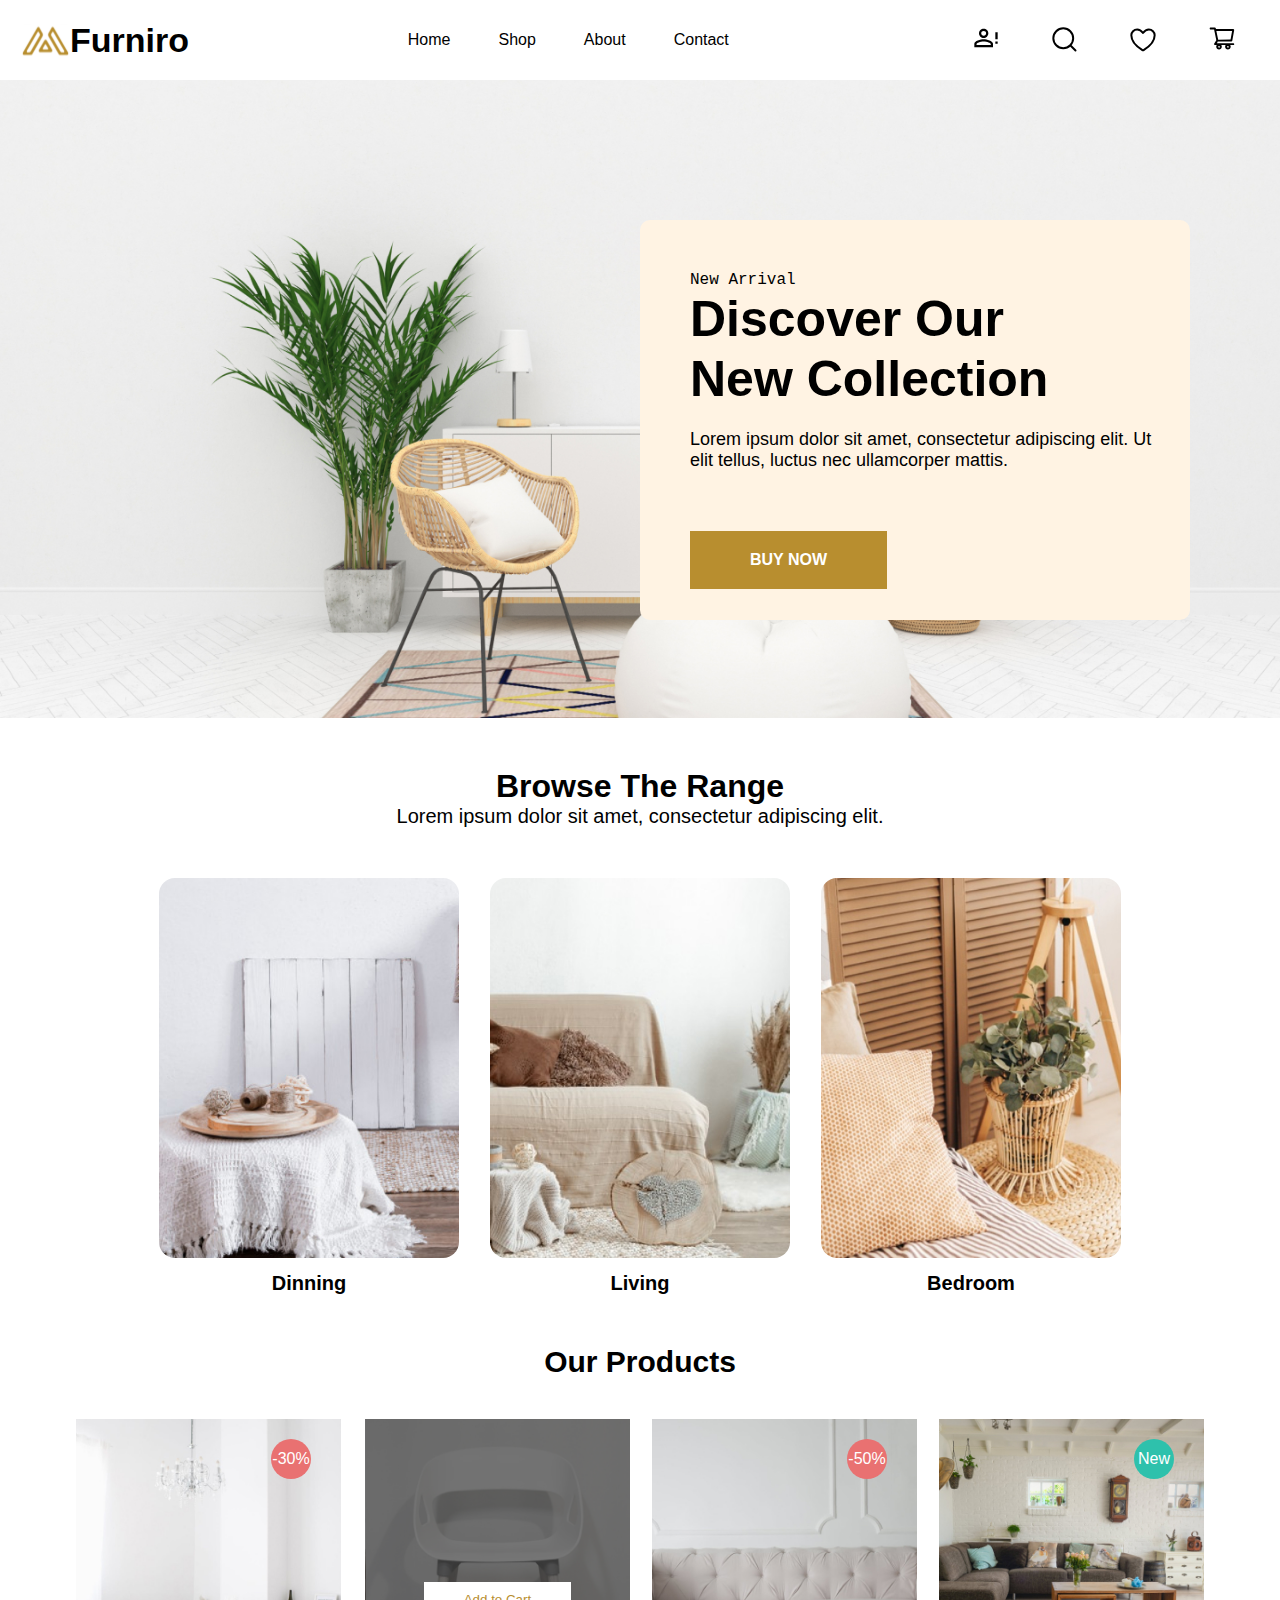
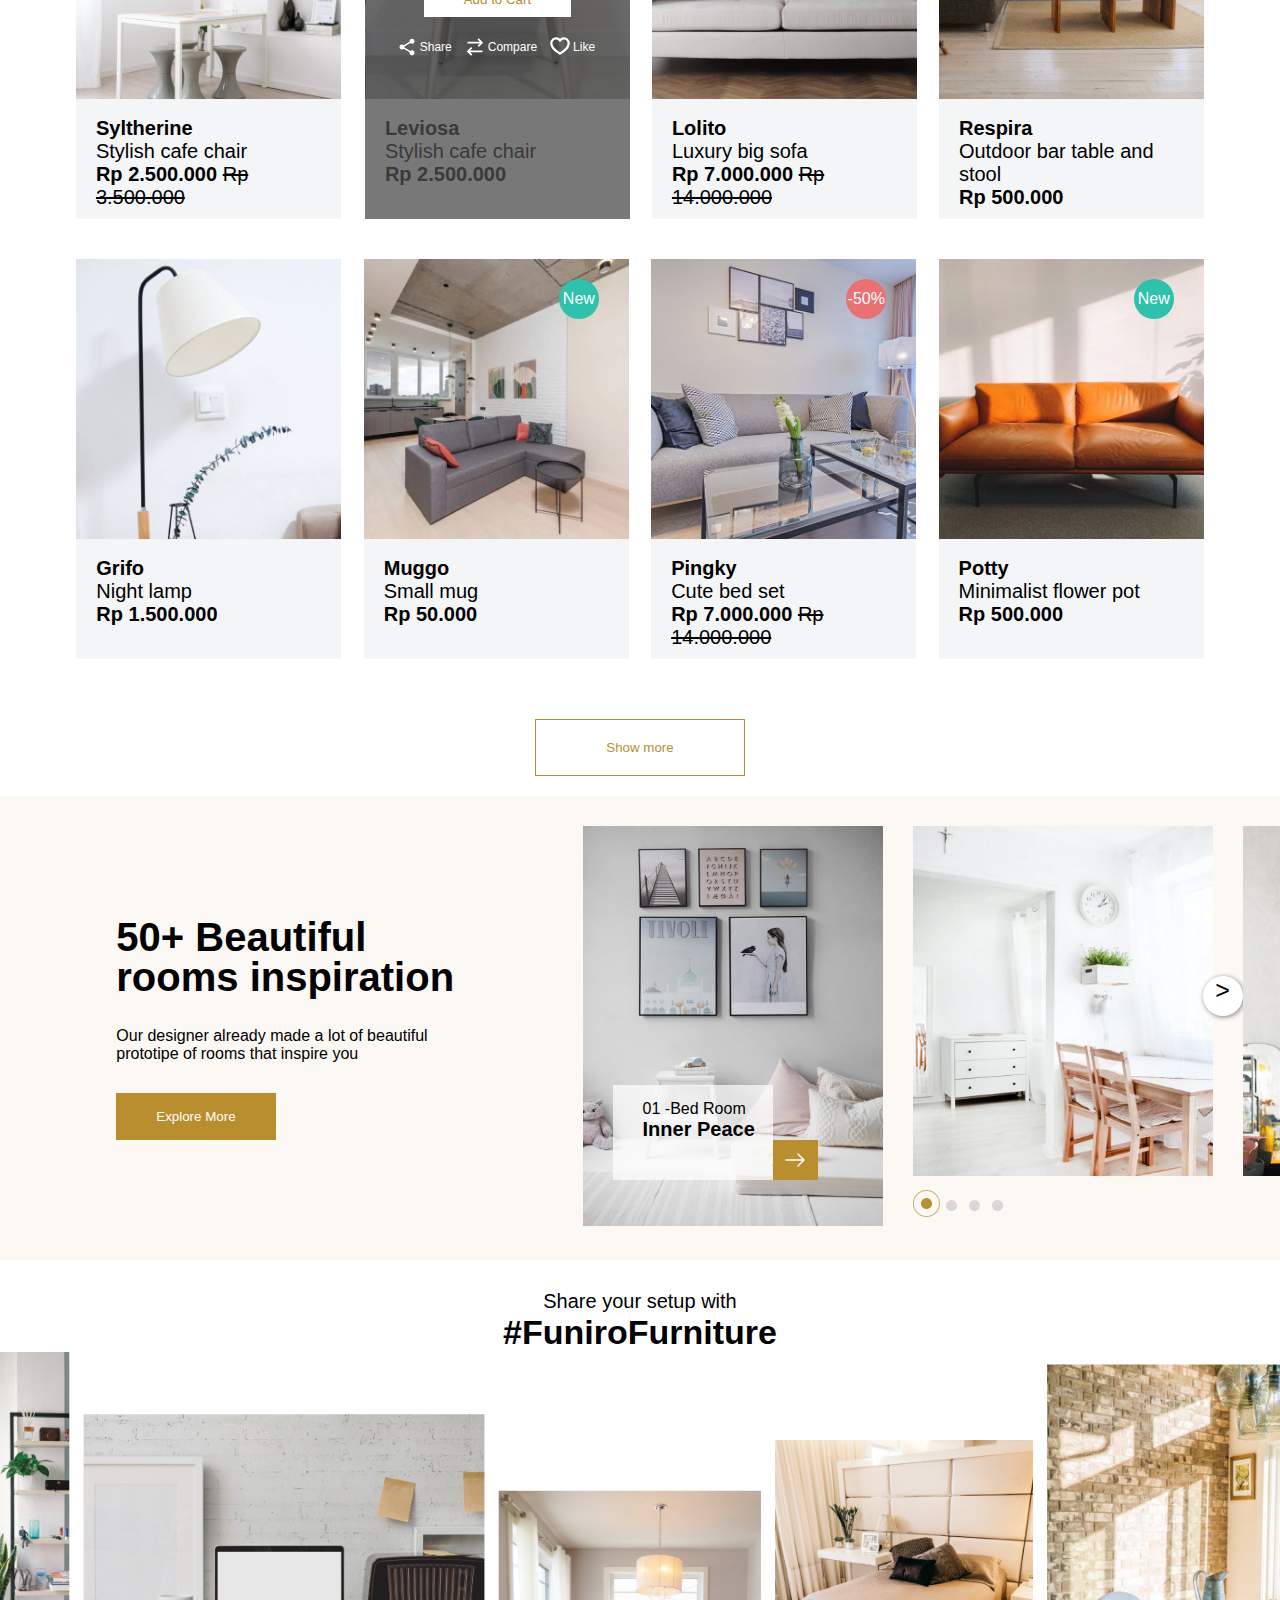
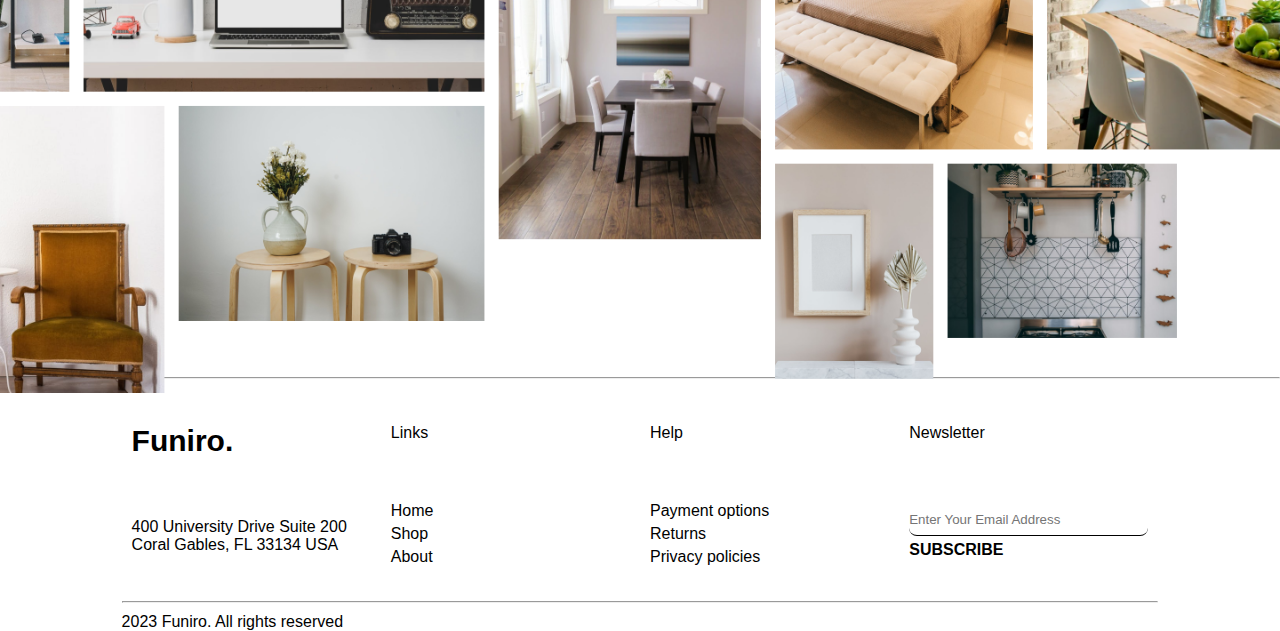
<file: index.html>
<!DOCTYPE html>
<html lang="en">
<head>
    <meta charset="UTF-8">
    <meta name="viewport" content="width=device-width, initial-scale=1.0">
    <title>Home - Furniro</title>
    <link rel="icon" href="./images/favicon.png" type="">
    <link rel="stylesheet" href="style.css">
    <script src="./index.js" defer></script>
</head>
<body>
    
        <div class="Navbar">
                <div class="logo">
                    <img id="logo" src="./images/Meubel House_Logos-05.svg" alt="logo">
                    <h3 class="logoname">Furniro</h3>
                </div>

                <div class="Navlist" id="dropdownClick">
                    <a class="list" href="index.html">Home</a>
                    <a class="list" href="shop.html">Shop</a>
                    <a class="list" href="#">About</a>
                    <a class="list" href="#">Contact</a>
                </div>

                <div class="navicons">
                    <a href="#"><img class="icons" src="./images/mdi_account-alert-outline.svg"></a>
                    <a href="#"><img class="icons" src="./images/search.svg"></a>
                    <a href="#"><img class="icons" src="./images/favorites.svg"></a>
                    <a href="cart.html"><img class="icons" src="./images/cart.svg"></a>
                </div>

                <div class="harm">
                    <img class="hamburger" onclick="dropdownMenu()" src="./images/icon-menu.svg" alt="" srcset="">
                </div>
        </div>
    
        <div class="hero">
            <img class="interior" src="./images/interior-background.jpg">
                <div class="herosection">

                    <div class="section">
                        <p>New Arrival</p>
                        <h3>Discover Our New Collection</h3>
                        <p class="parasection">Lorem ipsum dolor sit amet, consectetur adipiscing elit. Ut elit tellus, luctus nec ullamcorper mattis.</p>
                        
                        <button id="buy"><a class="buy" href="shop.html">BUY NOW</a></button>
                    </div>
                </div>    
        </div>

        <!-- MEDIA QUERY -->
        <div class="herosectioN">

            <div class="sectioN">
                <p>New Arrival</p>
                <h3>Discover Our New Collection</h3>
                <p class="parasectioN">Lorem ipsum dolor sit amet, consectetur adipiscing elit. Ut elit tellus, luctus nec ullamcorper mattis.</p>
                
                <button id="buyY"><a class="buy" href="shop.html">BUY NOW</a></button>
            </div>
        </div> 

        <div class="range">
            <div class="rangesec">
                <div class="headone">
                    <h3>Browse The Range</h3>
                    <p>Lorem ipsum dolor sit amet, consectetur adipiscing elit.</p>
                </div>    
                
                <div class="rangeimages">
                        <figure>
                            <img class="tags" src="./images/image 106.jpg">
                            <figcaption>Dinning</figcaption>
                        </figure>
                        <figure>
                            <img class="tags" src="./images/Image-living room.jpg">
                            <figcaption>Living</figcaption>
                        </figure>
                        <figure>
                            <img class="tags" src="./images/Mask Group.jpg">
                            <figcaption>Bedroom</figcaption>
                        </figure>                  
                </div>
            </div>        
        </div>

        <div class="products">
            
            <h3>Our Products</h3>

                <div class="product-one">

                    <!-- 1 -->
                    <a href="products.html"><div class="cont-one">
                        <img class="p-one" src="./images/image 1.jpg">
                        
                        <div class="roundbox1">
                            -30%
                        </div>
                        <div id="p-one">
                            <div class="paraone">
                                <strong>Syltherine</strong>
                                <p>Stylish cafe chair</p>
                                <strong>Rp 2.500.000</strong>
                                <del>Rp 3.500.000</del>
                            </div>    
                        </div>    
                    </div></a>           
                    
                    <!-- 2 -->
                    <a href=""><div class="cont-one">
                        <img class="p-one" src="./images/Images(1).jpg">
                    
                        <div class="overlay">
                            <button class="addtocart"><a href="cart.html">Add to Cart</a></button>
                            
                            <div class="overlayicons">
                                <div class="iconss">
                                    <img src="./images/gridicons_share.svg" alt="Share">
                                    <a class="iconlink" href="#"><p>Share</p></a>
                                </div>
                                <div class="iconss">
                                    <img src="./images/compare-svgrepo-com 1.svg" alt="Compare">
                                    <a class="iconlink" href="comparison.html"><p>Compare</p></a>
                                </div>
                                <div class="iconss">
                                    <img src="./images/Vector(2).svg" alt="Like">
                                    <a class="iconlink" href="#"><p>Like</p></a>
                                </div>  
                            </div>
                    
                            <div class="levi" id="p-one">
                                <div class="paraone">
                                    <strong>Leviosa</strong>
                                    <p>Stylish cafe chair</p>
                                    <strong>Rp 2.500.000</strong>
                                    <!-- <del>Rp 3.500.000</del> -->
                                </div>    
                            </div>
                        </div>
                    </div></a>
                    
                    <!-- 3 -->
                    <a href=""><div class="cont-one">
                        <img class="p-one" src="./images/Images(2).jpg">

                        <div class="roundbox3">
                            <p>-50%</p>
                        </div>
                        <div id="p-one">
                            <div class="paraone">
                                <strong>Lolito</strong>
                                <p>Luxury big sofa</p>
                                <strong>Rp 7.000.000</strong>
                                <del>Rp 14.000.000</del>
                            </div>    
                        </div>
                    </div></a>

                    <!-- 4 -->
                    <a href=""><div class="cont-one">
                        <img class="p-one" src="./images/Images(3).jpg">

                        <div class="roundbox4">
                            <p>New</p>
                        </div>
                        <div id="p-one">
                            <div class="paraone">
                                <strong>Respira</strong>
                                <p>Outdoor bar table and stool</p>
                                <strong>Rp 500.000</strong>
                                <!-- <del>Rp. 500.000</del> -->
                            </div>    
                        </div>
                    </div></a>

                    <!-- 5 -->
                    <a href=""><div class="cont-one">
                        <img class="p-one" src="./images/Images(4).jpg">

                        <div id="p-one">
                            <div class="paraone">
                                <strong>Grifo</strong>
                                <p>Night lamp</p>
                                <strong>Rp 1.500.000</strong>
                                <!-- <del>Rp 3.500.000</del> -->
                            </div>    
                        </div>
                    </div></a>

                    <!-- 6 -->
                    <a href=""><div class="cont-one">
                        <img class="p-one" src="./images/Images(5).jpg">

                        <div class="roundbox6">
                            <p>New</p>
                        </div>
                        <div id="p-one">
                            <div class="paraone">
                                <strong>Muggo</strong>
                                <p>Small mug</p>
                                <strong>Rp 50.000</strong>
                                <!-- <del>Rp 3.500.000</del> -->
                            </div>    
                        </div>
                    </div></a>

                    <!-- 7 -->
                    <a href=""><div class="cont-one">
                        <img class="p-one" src="./images/Images(6).jpg">

                        <div class="roundbox7">
                            <p>-50%</p>
                        </div>
                        <div id="p-one">
                            <div class="paraone">
                                <strong>Pingky</strong>
                                <p>Cute bed set</p>
                                <strong>Rp 7.000.000</strong>
                                <del>Rp 14.000.000</del>
                            </div>    
                        </div>
                    </div></a>

                    <!-- 8 -->
                    <a href=""><div class="cont-one">
                        <img class="p-one" src="./images/image 8.jpg">

                        <div class="roundbox8">
                            <p>New</p>
                        </div>

                        <div id="p-one">
                            <div class="paraone">
                                <strong>Potty</strong>
                                <p>Minimalist flower pot</p>
                                <strong>Rp 500.000</strong>
                                <!-- <del>Rp. 500.000</del> -->
                            </div>    
                        </div>
                    </div></a>
                </div>

                 <!-- Centered Button -->
                <div class="productsbutton-wrapper">
                    <button class="productsbutton"><a id="productsbutton" href="shop.html">Show more</a></button>
                </div>
        </div>

        <div class="explore">

            <div class="inspire">
                <div class="content">
                    <h2>50+ Beautiful rooms inspiration</h2>
                    <p>Our designer already made a lot of beautiful prototipe of rooms that inspire you</p>  
                    <button class="explorebutton"><a href="#">Explore More</a></button>
                </div>
                
                    <div id="imgdiv" class="boxt">
                        <img class="imagebox" src="./images/Rectangle 24.jpg">

                        <div class="room">
                            <p>01 -Bed Room</p>
                            <strong class="inner">Inner Peace</strong>

                            <div class="arrow">
                                <img id="arrow" src="./images/arrow.svg" alt="">
                            </div>
                        </div>
                    </div>

                    <div id="imgdiv" class="boxt">
                        <img class="imagebox2" src="./images/Rectangle 25.jpg">

                        <a href=""><div class="next">&gt;
                        </div></a>
                        
                        <div class="radio">
                            <a href="#"><img class="box2radio" src="./images/Active.png"></a>
                            <a href="#"><img id="box2radio" class="box2radio" src="./images/Ellipse 1.png"></a>
                            <a href="#"><img id="box2radio" class="box2radio" src="./images/Ellipse 1.png"></a>
                            <a href="#"><img id="box2radio" class="box2radio" src="./images/Ellipse 1.png"></a>
                        </div>                                     
                    </div>

                    <div id="imgdiv" class="boxtlast">
                        <img class="imagebox3" src="./images/Rectangle 26.jpg">
                </div>
            </div>    
        </div>  

        <div class="share">

            <div class="sharetext">
                <p>Share your setup with</p>
                <h4>#FuniroFurniture</h4>
            </div>
            
            <img class="combo" src="./images/comb.png">    

            
        </div>
     
<hr>      
        <footer>
            <section>
                <div class="foot">
                    <div class="fone">
                        <a class="furfoot" href="#" id="marg">Funiro.</a>
                        <p>400 University Drive Suite 200 Coral Gables, FL 33134 USA</p>
                    </div>
        
                    <div class="ftwo">
                        <a id="marg" href="#">Links</a>
                        <ul>
                            <li><a href="#">Home</a></li>
                            <li><a href="#">Shop</a></li>
                            <li><a href="#">About</a></li>
                            <!-- <li><a href="#">Contact</a></li> -->
                        </ul>
                    </div>
        
                    <div class="fthree">
                        <a id="marg" href="#">Help</a>
                        <ul>
                            <li><a href="#">Payment options</a></li>
                            <li><a href="#">Returns</a></li>
                            <li><a href="#">Privacy policies</a></li>
                        </ul>
                    </div>
        
                    <div class="ffour">
                        <a id="marg" href="#">Newsletter</a>
                        <form>
                            <label for="email"></label>
                            <input type="email" id="email" placeholder="Enter Your Email Address"> 
                        </form>
                        <h4><a href="#">SUBSCRIBE</a></h4>
                    </div>
                </div>
        
                <div class="footerend">
                    <hr>
                    <p>2023 Funiro. All rights reserved</p>
                </div>
            </section>
        </footer>      
    
</body>
</html>
</file>
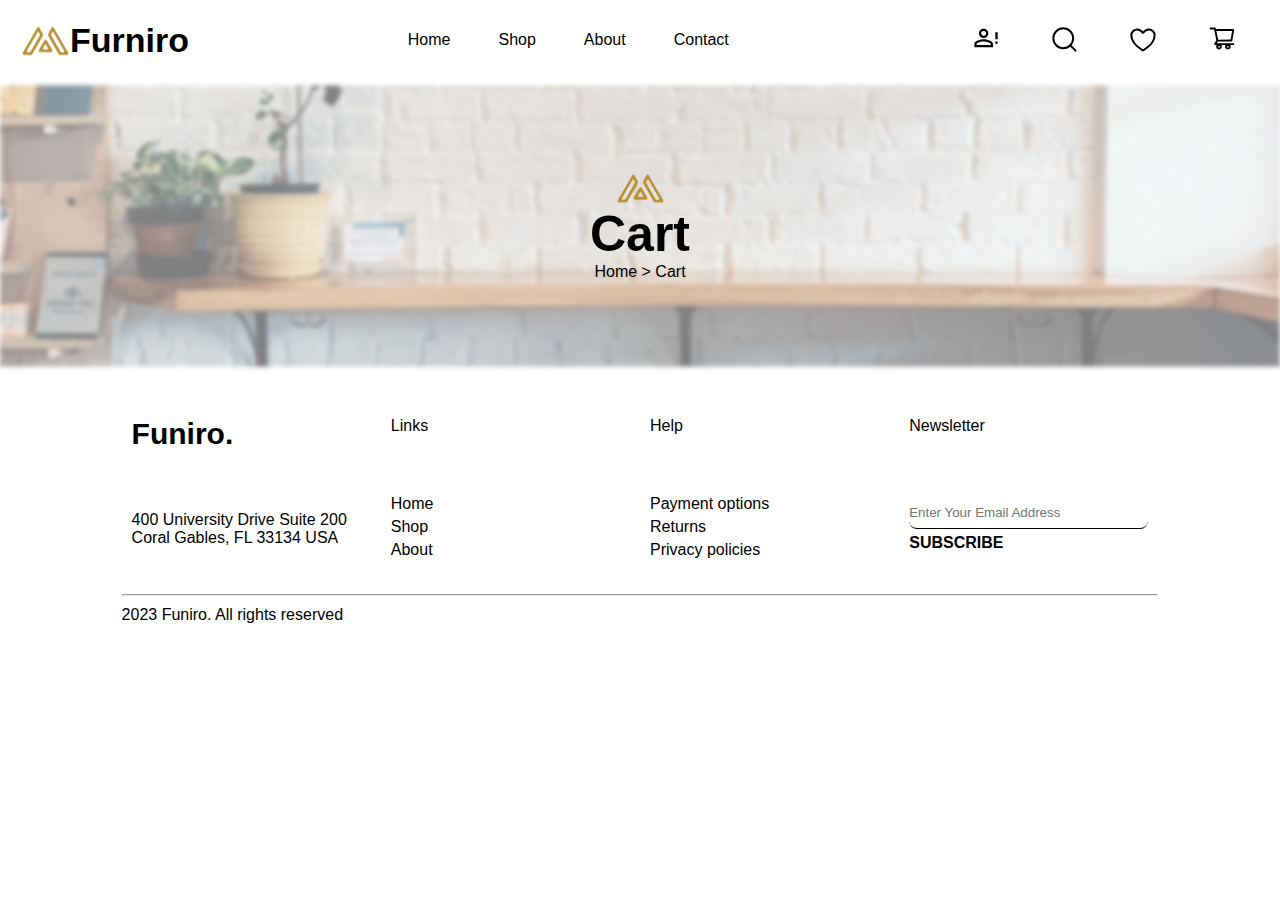
<file: cart.html>
<meta name="viewport" content="width=device-width, initial-scale=1.0">
<title>Product Comparison</title>
<link rel="icon" href="./images/favicon.png" type="">
<link rel="stylesheet" href="style.css">
</head>

<body>

<div class="Navbar">
    <div class="logo">
        <img id="logo" src="./images/Meubel House_Logos-05.svg" alt="logo">
        <h3 class="logoname">Furniro</h3>
    </div>

    <div class="Navlist">
        <a class="list" href="index.html">Home</a>
        <a class="list" href="shop.html">Shop</a>
        <a class="list" href="#">About</a>
        <a class="list" href="#">Contact</a>
    </div>

    <div class="navicons">
        <a href="#"><img class="icons" src="./images/mdi_account-alert-outline.svg"></a>
        <a href="#"><img class="icons" src="./images/search.svg"></a>
        <a href="#"><img class="icons" src="./images/favorites.svg"></a>
        <a href="cart.html"><img class="icons" src="./images/cart.svg"></a>
    </div>

    <div class="harm">
        <img class="hamburger" src="./images/icon-menu.svg" alt="" srcset="">
    </div>
</div>

<div class="caRt">

        <img class="caRtbgbg" src="./images/Rectangle 1.jpg" alt="shopimage">
        <div class="caRtcontent">
            <img src="./images/Meubel House_Logos-05.svg" alt="">
            <h2>Cart</h2>
            <a href="index.html"><p>Home</a> > Cart</p>
        </div>
</div>






<footer>
    <section>
        <div class="foot">
            <div class="fone">
                <a class="furfoot" href="#" id="marg">Funiro.</a>
                <p>400 University Drive Suite 200 Coral Gables, FL 33134 USA</p>
            </div>

            <div class="ftwo">
                <a id="marg" href="#">Links</a>
                <ul>
                    <li><a href="#">Home</a></li>
                    <li><a href="#">Shop</a></li>
                    <li><a href="#">About</a></li>
                    <!-- <li><a href="#">Contact</a></li> -->
                </ul>
            </div>

            <div class="fthree">
                <a id="marg" href="#">Help</a>
                <ul>
                    <li><a href="#">Payment options</a></li>
                    <li><a href="#">Returns</a></li>
                    <li><a href="#">Privacy policies</a></li>
                </ul>
            </div>

            <div class="ffour">
                <a id="marg" href="#">Newsletter</a>
                <form>
                    <label for="email"></label>
                    <input type="email" id="email" placeholder="Enter Your Email Address"> 
                </form>
                <h4><a href="#">SUBSCRIBE</a></h4>
            </div>
        </div>

        <div class="footerend">
            <hr>
            <p>2023 Funiro. All rights reserved</p>
        </div>
    </section>
</footer>  

</body>
</html>
</file>
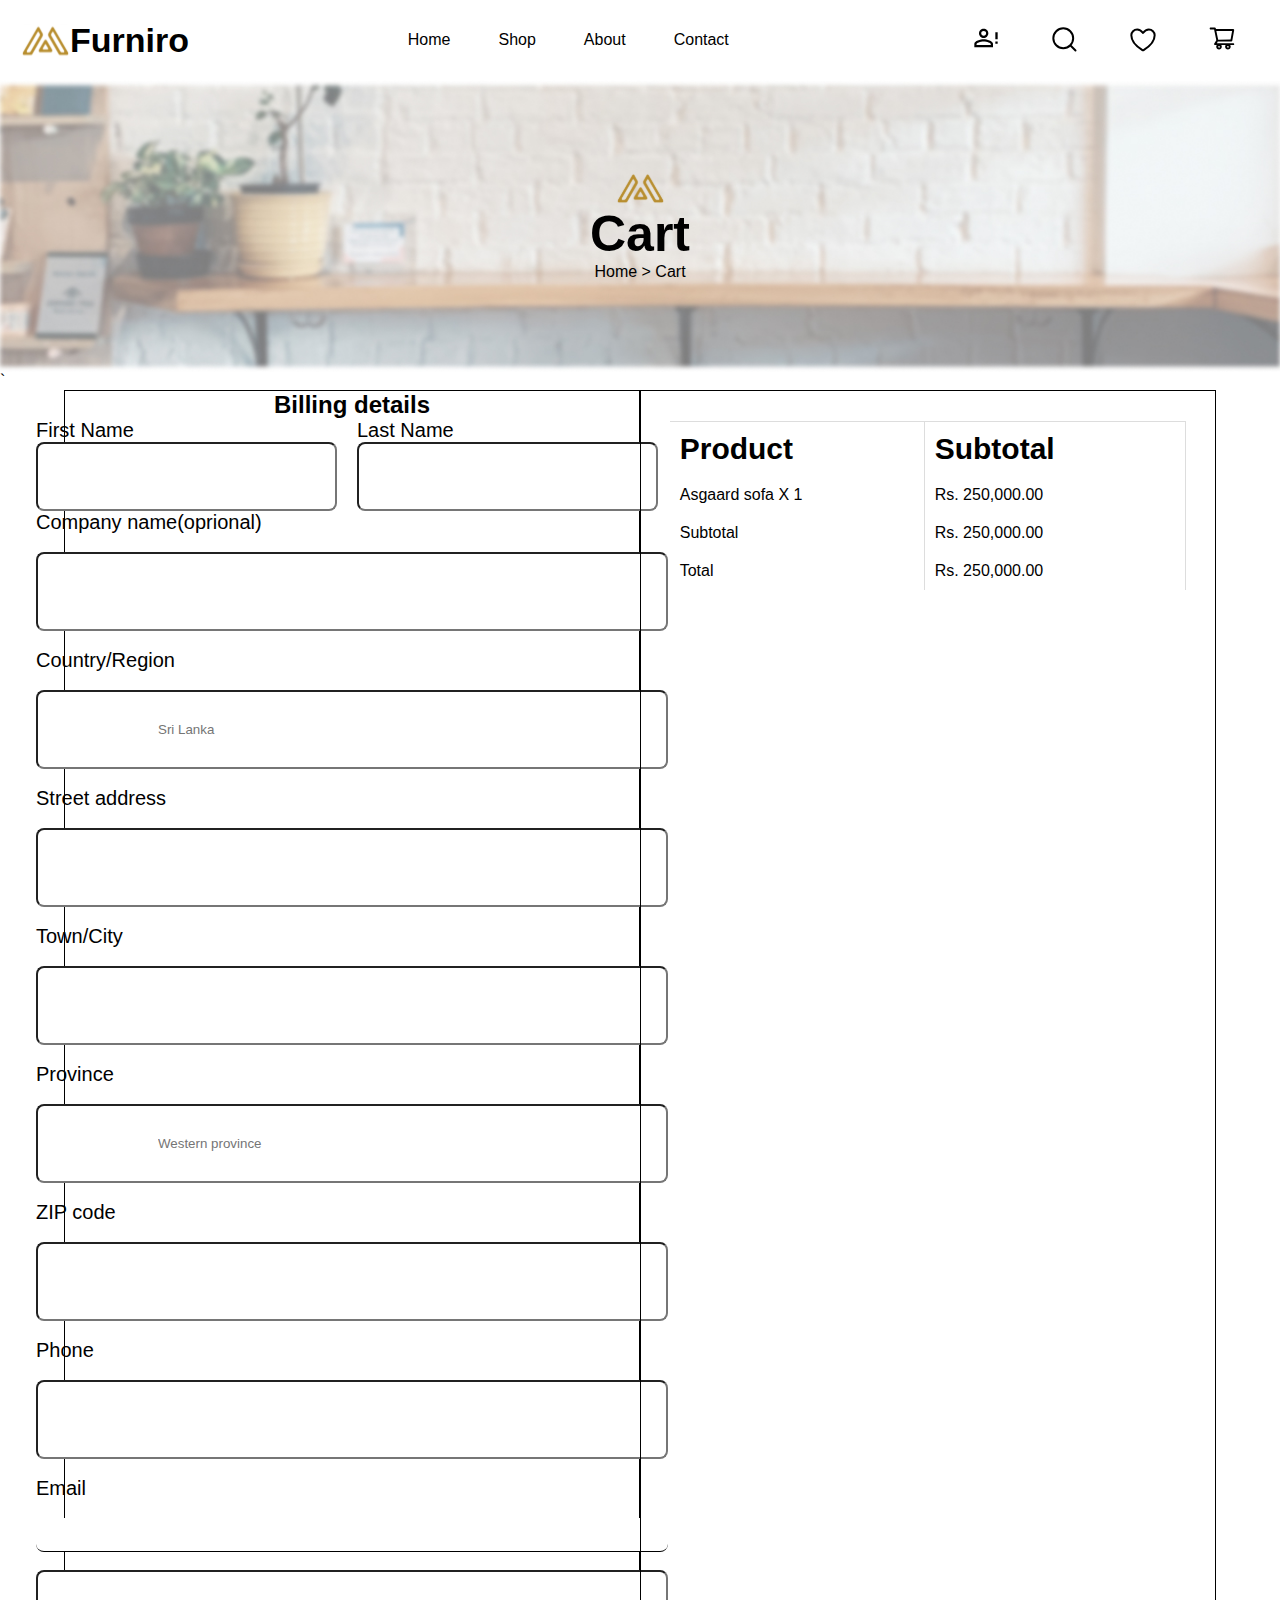
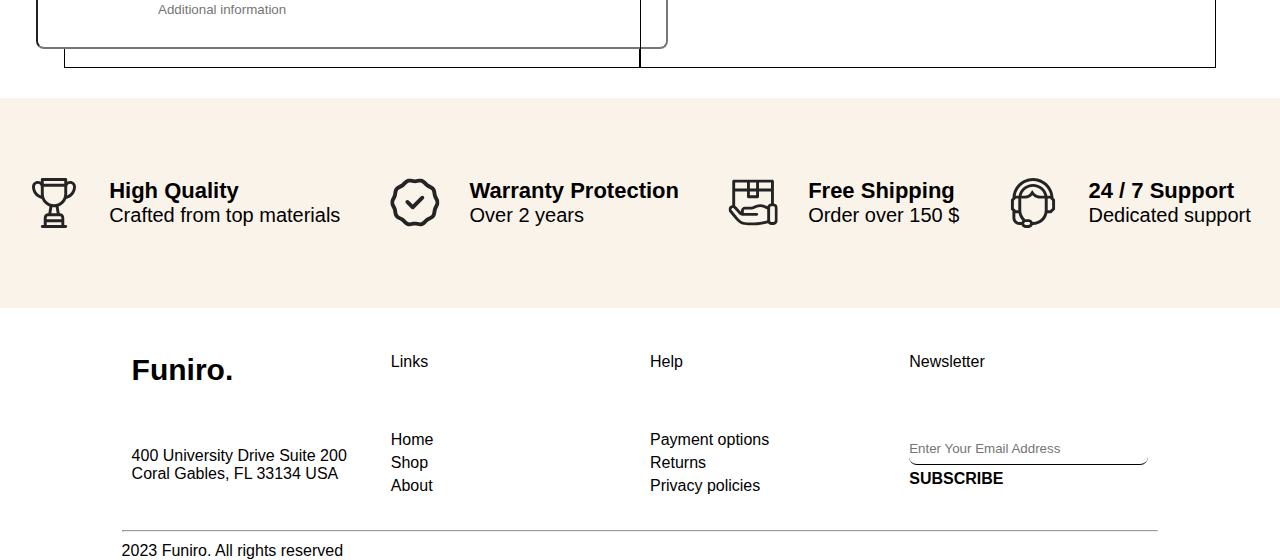
<file: checkout.html>
<meta name="viewport" content="width=device-width, initial-scale=1.0">
<title>Product Comparison</title>
<link rel="icon" href="./images/favicon.png" type="">
<link rel="stylesheet" href="style.css">
<script src="./index.js" defer></script>
</head>

<body>

<div class="Navbar">
    <div class="logo">
        <img id="logo" src="./images/Meubel House_Logos-05.svg" alt="logo">
        <h3 class="logoname">Furniro</h3>
    </div>

    <div class="Navlist" id="dropdownClick">
        <a class="list" href="index.html">Home</a>
        <a class="list" href="shop.html">Shop</a>
        <a class="list" href="#">About</a>
        <a class="list" href="#">Contact</a>
    </div>

    <div class="navicons">
        <a href="#"><img class="icons" src="./images/mdi_account-alert-outline.svg"></a>
        <a href="#"><img class="icons" src="./images/search.svg"></a>
        <a href="#"><img class="icons" src="./images/favorites.svg"></a>
        <a href="cart.html"><img class="icons" src="./images/cart.svg"></a>
    </div>

    <div class="harm">
        <img class="hamburger" onclick="dropdownMenu()" src="./images/icon-menu.svg" alt="" srcset="">
    </div>
</div>

<div class="caRt">

        <img class="caRtbgbg" src="./images/Rectangle 1.jpg" alt="shopimage">
        <div class="caRtcontent">
            <img src="./images/Meubel House_Logos-05.svg" alt="">
            <h2>Cart</h2>
            <a href="index.html"><p>Home</a> > Cart</p>
        </div>
</div>`

<div class="Billing">
        <div class="BDetails">

            <div class="Detailsss">
                <h2>Billing details</h2>
                <form action="" method="post">
                    <div class="firstLastName">
                        <div>
                            <label for="firstname">First Name</label><br>
                            <input type="text" name="" id="name">
                        </div> <br>
                        <div>
                            <label for="lastname">Last Name</label><br>
                            <input type="text" name="" id="name">
                        </div>
                        <br>
                    </div>
                    <label for="companyName">Company name(oprional)</label><br>
                    <input type="text" name="" id="companyName"><br>
                    <label for="country">Country/Region</label><br>
                    <input type="text" name="" id="country" placeholder="Sri Lanka"><br>
                    <label for="street">Street address</label><br>
                    <input type="text" name="" id="street"><br>
                    <label for="town">Town/City</label><br>
                    <input type="text" name="" id="town"><br>
                    <label for="province">Province</label><br>
                    <input type="text" name="" id="province" placeholder="Western province"><br>
                    <label for="zipcode">ZIP code</label><br>
                    <input type="text" name="" id="zipcode"><br>
                    <label for="phone">Phone</label><br>
                    <input type="tel" name="" id="phone"><br>
                    <label for="email">Email</label><br>
                    <input type="text" name="" id="email"><br>
                    <label for="information"></label>
                    <input type="text" name="" id="information" placeholder="Additional information"><br>
                </form>
            </div>
        

            <div class="Placeorder">
                <table class="productable">
                    <tr>
                        <th>Product</th>
                        <th>Subtotal</th>
                    </tr>

                    <tr>
                        <td>Asgaard sofa X 1</td>
                        <td>Rs. 250,000.00</td>
                    </tr>

                    <tr>
                        <td>Subtotal</td>
                        <td>Rs. 250,000.00</td>
                    </tr>

                    <tr>
                        <td>Total</td>
                        <td>Rs. 250,000.00</td>
                    </tr>
                </table>

    
            </div>
        </div>    
</div>

<div class="services">
    <div class="servicecont">
        <div class="serv">
            <img src="./images/trophy 1.svg" alt="">
            <div class="point">
                <h4>High Quality</h4>
                <p>Crafted from top materials</p>
            </div>               
        </div>
        <div class="serv">
            <img src="./images/guarantee.svg" alt="">
            <div class="point">
                <h4>Warranty Protection</h4>
                <p>Over 2 years</p>
            </div> 
        </div>    
        <div class="serv">
                <img src="./images/shipping.svg" alt="">
                <div class="point">
                    <h4>Free Shipping</h4>
                    <p>Order over 150 $</p>
                </div>    
        </div> 
        <div class="serv">
            <img src="./images/customer-support.svg" alt="">
            <div class="point">
                <h4>24 / 7 Support</h4>
                <p>Dedicated support</p>
            </div>    
        </div> 
    </div>        
</div>


<footer>
    <section>
        <div class="foot">
            <div class="fone">
                <a class="furfoot" href="#" id="marg">Funiro.</a>
                <p>400 University Drive Suite 200 Coral Gables, FL 33134 USA</p>
            </div>

            <div class="ftwo">
                <a id="marg" href="#">Links</a>
                <ul>
                    <li><a href="#">Home</a></li>
                    <li><a href="#">Shop</a></li>
                    <li><a href="#">About</a></li>
                    <!-- <li><a href="#">Contact</a></li> -->
                </ul>
            </div>

            <div class="fthree">
                <a id="marg" href="#">Help</a>
                <ul>
                    <li><a href="#">Payment options</a></li>
                    <li><a href="#">Returns</a></li>
                    <li><a href="#">Privacy policies</a></li>
                </ul>
            </div>

            <div class="ffour">
                <a id="marg" href="#">Newsletter</a>
                <form>
                    <label for="email"></label>
                    <input type="email" id="email" placeholder="Enter Your Email Address"> 
                </form>
                <h4><a href="#">SUBSCRIBE</a></h4>
            </div>
        </div>

        <div class="footerend">
            <hr>
            <p>2023 Funiro. All rights reserved</p>
        </div>
    </section>
</footer>  

</body>
</html>
</file>
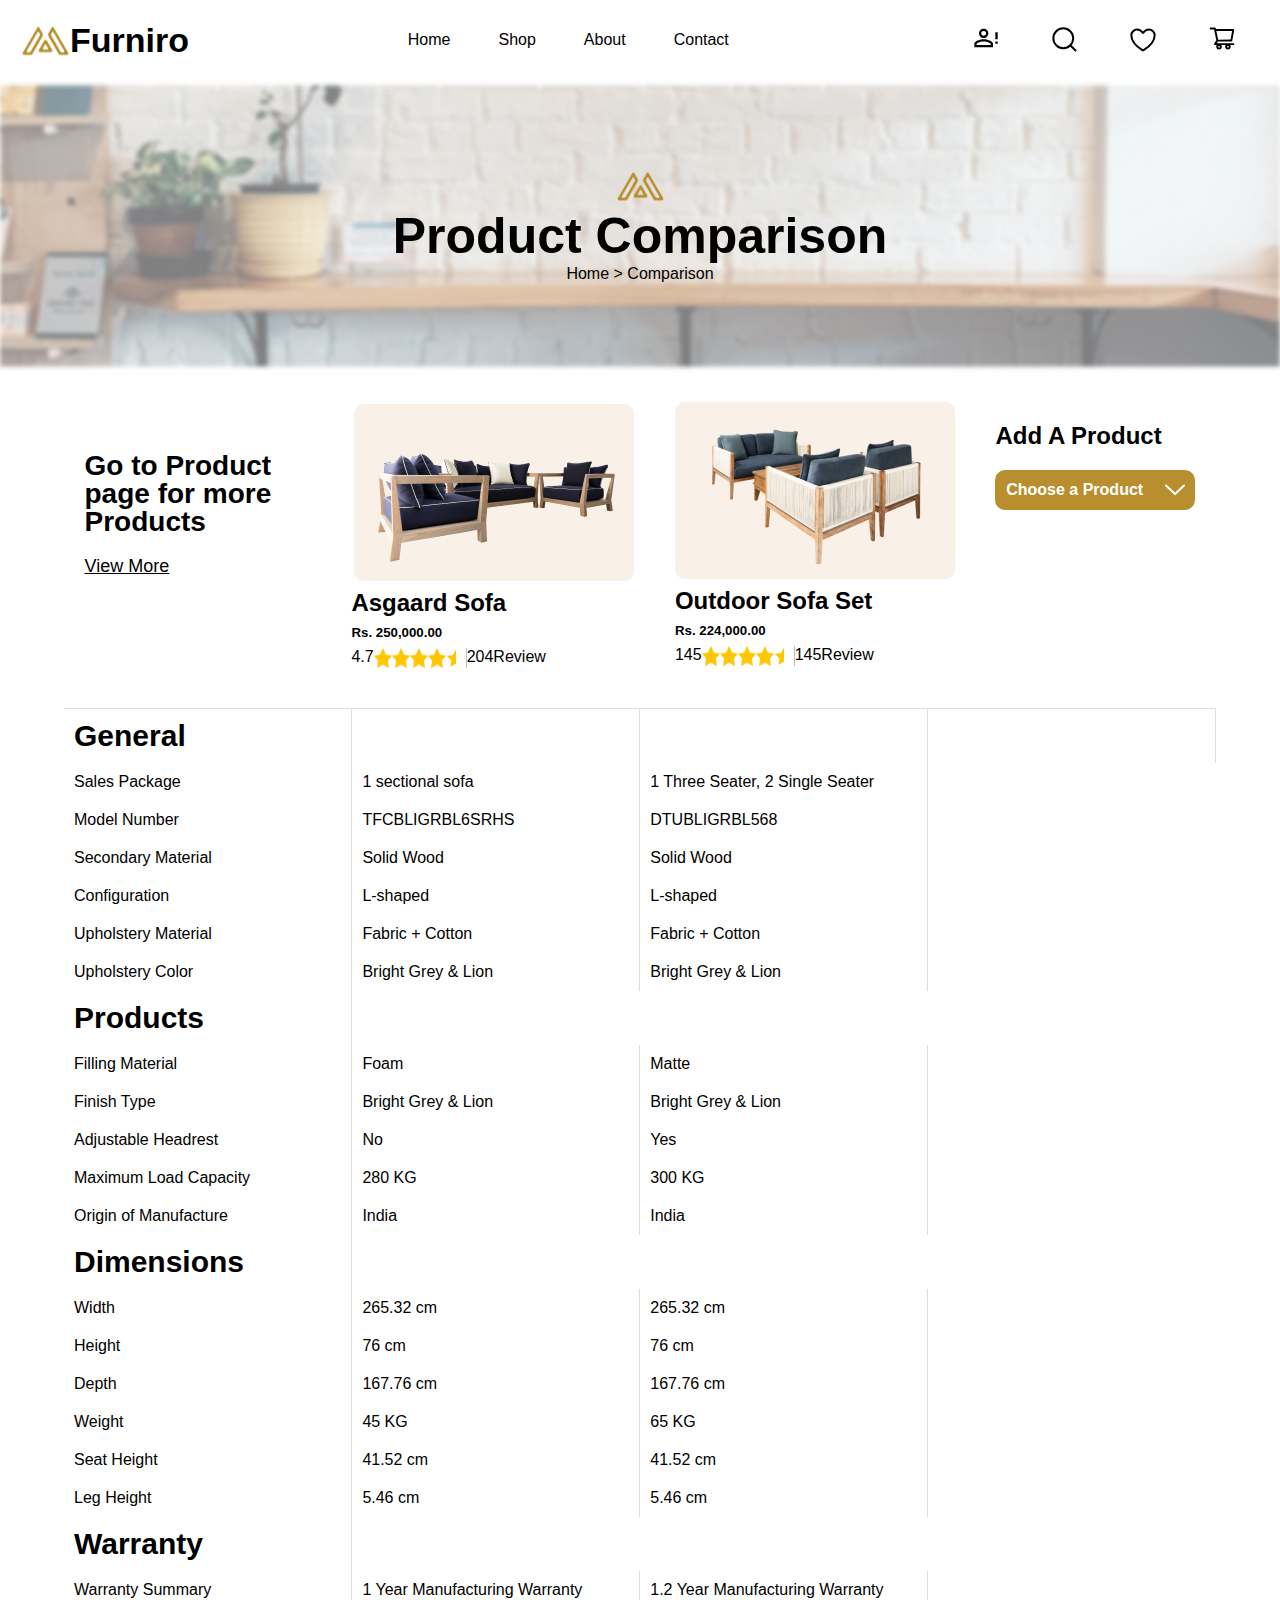
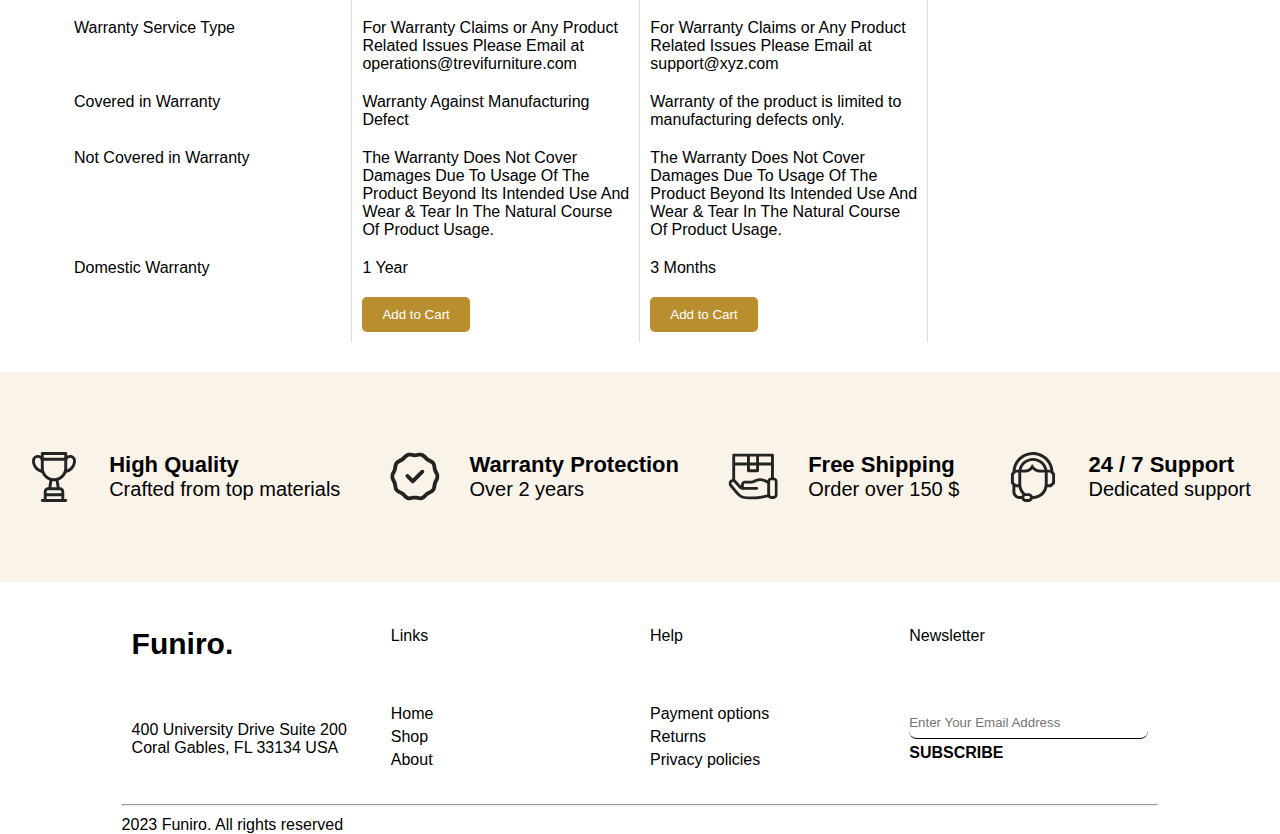
<file: comparison.html>
<!DOCTYPE html>
<html lang="en">

<head>
    <meta charset="UTF-8">
    <meta name="viewport" content="width=device-width, initial-scale=1.0">
    <title>Product Comparison</title>
    <link rel="icon" href="./images/favicon.png" type="">
    <link rel="stylesheet" href="style.css">
    <script src="./index.js" defer></script>
</head>

<body>

    <div class="Navbar">
        <div class="logo">
            <img id="logo" src="./images/Meubel House_Logos-05.svg" alt="logo">
            <h3 class="logoname">Furniro</h3>
        </div>

        <div class="Navlist" id="dropdownClick">
            <a class="list" href="index.html">Home</a>
            <a class="list" href="shop.html">Shop</a>
            <a class="list" href="#">About</a>
            <a class="list" href="#">Contact</a>
        </div>

        <div class="navicons">
            <a href="#"><img class="icons" src="./images/mdi_account-alert-outline.svg"></a>
            <a href="#"><img class="icons" src="./images/search.svg"></a>
            <a href="#"><img class="icons" src="./images/favorites.svg"></a>
            <a href="cart.html"><img class="icons" src="./images/cart.svg"></a>
        </div>

        <div class="harm">
            <img class="hamburger" onclick="dropdownMenu()" src="./images/icon-menu.svg" alt="" srcset="">
        </div>
    </div>

    <div class="productscompare">

            <img class="comparebgbg" src="./images/Rectangle 1.jpg" alt="shopimage">
            <div class="comparecontent">
                <img src="./images/Meubel House_Logos-05.svg" alt="">
                <h2>Product Comparison</h2>
                <a href="index.html"><p>Home</a> > Comparison</p>
            </div>
    </div>
    
    <div class="ProductsComparison">
        <div class="comPARE">

            <div class="comPAREDetails">
                <div class="prodpage">
                    <h3>Go to Product page for more
                        Products</h3>
                    <a href="shop.html"><p><ins>View More</ins> </p></a>
                </div>
                <div class="prodLists">
                    <img src="./images/prodone.png" alt="">
                    <h4>Asgaard Sofa</h4>
                    <h5>Rs. 250,000.00</h5>
                        <div class="plistsrate">
                            <p>4.7</p>
        
                            <img src="./images/star.png" alt="">
                            <img src="./images/star.png" alt="">
                            <img src="./images/star.png" alt="">
                            <img src="./images/star.png" alt="">
                            <img src="./images/star-half.png" alt="">
        
                            <img src="./images/vertline.svg" alt="">
                            <p>204Review</p>
                        </div>
                </div>
                <div class="prodLists">
                    <img src="./images/prodtwo.png" alt="">
                    <h4>Outdoor Sofa Set</h4>
                    <h5>Rs. 224,000.00</h5>
                        <div class="plistsrate">
                            <p>145</p>
        
                            <img src="./images/star.png" alt="">
                            <img src="./images/star.png" alt="">
                            <img src="./images/star.png" alt="">
                            <img src="./images/star.png" alt="">
                            <img src="./images/star-half.png" alt="">
        
                            <img src="./images/vertline.svg" alt="">
                            <p>145Review</p>
                        </div>
                </div>
                <div class="addA">
                    <h3>Add A Product</h3>
                    <div class="dropd">
                        <strong>Choose a Product</strong>
                        <img src="./images/dropdown.svg" alt="">
                    </div>
                </div>
            </div>
        </div>
    </div>

    <section>
        <table>
            <tr>
                <th>General</th>
                <th></th>
                <th></th>
                <th></th>
            </tr>
            <tr>
                <td>Sales Package</td>
                <td>1 sectional sofa</td>
                <td>1 Three Seater, 2 Single Seater</td>
            </tr>
            <tr>
                <td>Model Number</td>
                <td>TFCBLIGRBL6SRHS</td>
                <td>DTUBLIGRBL568</td>
            </tr>
            <tr>
                <td>Secondary Material</td>
                <td>Solid Wood</td>
                <td>Solid Wood</td>
            </tr>
            <tr>
                <td>Configuration</td>
                <td>L-shaped</td>
                <td>L-shaped</td>
            </tr>
            <tr>
                <td>Upholstery Material</td>
                <td>Fabric + Cotton</td>
                <td>Fabric + Cotton</td>
            </tr>
            <tr>
                <td>Upholstery Color</td>
                <td>Bright Grey & Lion</td>
                <td>Bright Grey & Lion</td>
            </tr>
            <tr>
                <th>Products</th>
            </tr>
            <tr>
                <td>Filling Material</td>
                <td>Foam</td>
                <td>Matte</td>
            </tr>
            <tr>
                <td>Finish Type</td>
                <td>Bright Grey & Lion</td>
                <td>Bright Grey & Lion</td>
            </tr>
            <tr>
                <td>Adjustable Headrest</td>
                <td>No</td>
                <td>Yes</td>
            </tr>
            <tr>
                <td>Maximum Load Capacity</td>
                <td>280 KG</td>
                <td>300 KG</td>
            </tr>
            <tr>
                <td>Origin of Manufacture</td>
                <td>India</td>
                <td>India</td>
            </tr>
            <tr>
                <th>Dimensions</th>
            </tr>
            <tr>
                <td>Width</td>
                <td>265.32 cm</td>
                <td>265.32 cm</td>
            </tr>
            <tr>
                <td>Height</td>
                <td>76 cm</td>
                <td>76 cm</td>
            </tr>
            <tr>
                <td>Depth</td>
                <td>167.76 cm</td>
                <td>167.76 cm</td>
            </tr>
            <tr>
                <td>Weight</td>
                <td>45 KG</td>
                <td>65 KG</td>
            </tr>
            <tr>
                <td>Seat Height</td>
                <td>41.52 cm</td>
                <td>41.52 cm</td>
            </tr>
            <tr>
                <td>Leg Height</td>
                <td>5.46 cm</td>
                <td>5.46 cm</td>
            </tr>
            <tr>
                <th>Warranty</th>
            </tr>
            <tr>
                <td>Warranty Summary</td>
                <td>1 Year Manufacturing Warranty</td>
                <td>1.2 Year Manufacturing Warranty</td>
            </tr>
            <tr>
                <td>Warranty Service Type</td>
                <td>For Warranty Claims or Any Product Related Issues Please Email at operations@trevifurniture.com</td>
                <td>For Warranty Claims or Any Product Related Issues Please Email at support@xyz.com</td>
            </tr>
            <tr>
                <td>Covered in Warranty</td>
                <td>Warranty Against Manufacturing Defect</td>
                <td>Warranty of the product is limited to manufacturing defects only.</td>
            </tr>
            <tr>
                <td>Not Covered in Warranty</td>
                <td>The Warranty Does Not Cover Damages Due To Usage Of The Product Beyond Its Intended Use And Wear & Tear In The Natural Course Of Product Usage.</td>
                <td>The Warranty Does Not Cover Damages Due To Usage Of The Product Beyond Its Intended Use And Wear & Tear In The Natural Course Of Product Usage.</td>
            </tr>
            <tr>
                <td>Domestic Warranty</td>
                <td>1 Year</td>
                <td>3 Months</td>
            </tr>
            <tr>
                <td></td>
                <td><a href=""><button class="tablebtn">Add to Cart</button></a></td>
                <td><a href=""><button class="tablebtn">Add to Cart</button></a></td>
            </tr>
        </table>
    </section>
    
    <div class="services">
        <div class="servicecont">
            <div class="serv">
                <img src="./images/trophy 1.svg" alt="">
                <div class="point">
                    <h4>High Quality</h4>
                    <p>Crafted from top materials</p>
                </div>               
            </div>
            <div class="serv">
                <img src="./images/guarantee.svg" alt="">
                <div class="point">
                    <h4>Warranty Protection</h4>
                    <p>Over 2 years</p>
                </div> 
            </div>    
            <div class="serv">
                    <img src="./images/shipping.svg" alt="">
                    <div class="point">
                        <h4>Free Shipping</h4>
                        <p>Order over 150 $</p>
                    </div>    
            </div> 
            <div class="serv">
                <img src="./images/customer-support.svg" alt="">
                <div class="point">
                    <h4>24 / 7 Support</h4>
                    <p>Dedicated support</p>
                </div>    
            </div> 
        </div>        
    </div>

    <!-- <hr> -->
    <footer>
            <section>
                <div class="foot">
                    <div class="fone">
                        <a class="furfoot" href="#" id="marg">Funiro.</a>
                        <p>400 University Drive Suite 200 Coral Gables, FL 33134 USA</p>
                    </div>
        
                    <div class="ftwo">
                        <a id="marg" href="#">Links</a>
                        <ul>
                            <li><a href="#">Home</a></li>
                            <li><a href="#">Shop</a></li>
                            <li><a href="#">About</a></li>
                            <!-- <li><a href="#">Contact</a></li> -->
                        </ul>
                    </div>
        
                    <div class="fthree">
                        <a id="marg" href="#">Help</a>
                        <ul>
                            <li><a href="#">Payment options</a></li>
                            <li><a href="#">Returns</a></li>
                            <li><a href="#">Privacy policies</a></li>
                        </ul>
                    </div>
        
                    <div class="ffour">
                        <a id="marg" href="#">Newsletter</a>
                        <form>
                            <label for="email"></label>
                            <input type="email" id="email" placeholder="Enter Your Email Address"> 
                        </form>
                        <h4><a href="#">SUBSCRIBE</a></h4>
                    </div>
                </div>
        
                <div class="footerend">
                    <hr>
                    <p>2023 Funiro. All rights reserved</p>
                </div>
            </section>
    </footer>  

</body>
</html>
</file>
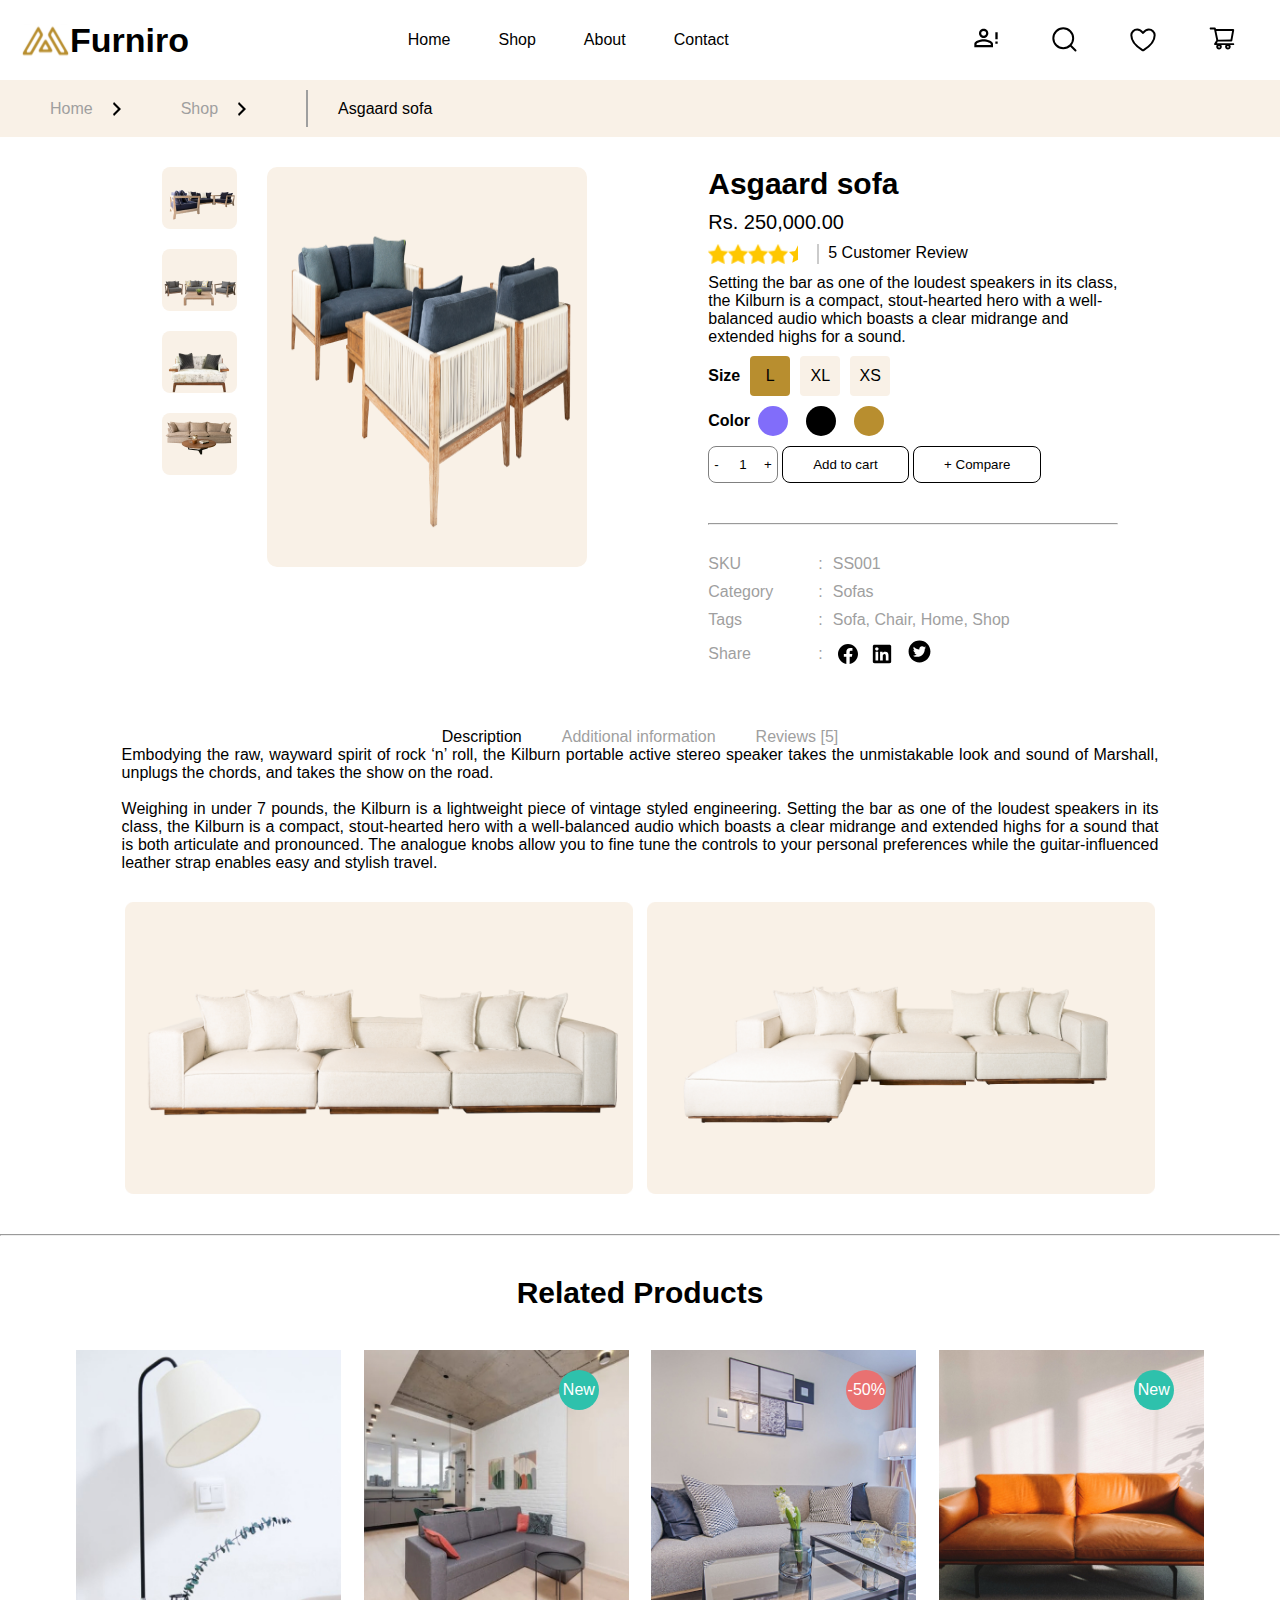
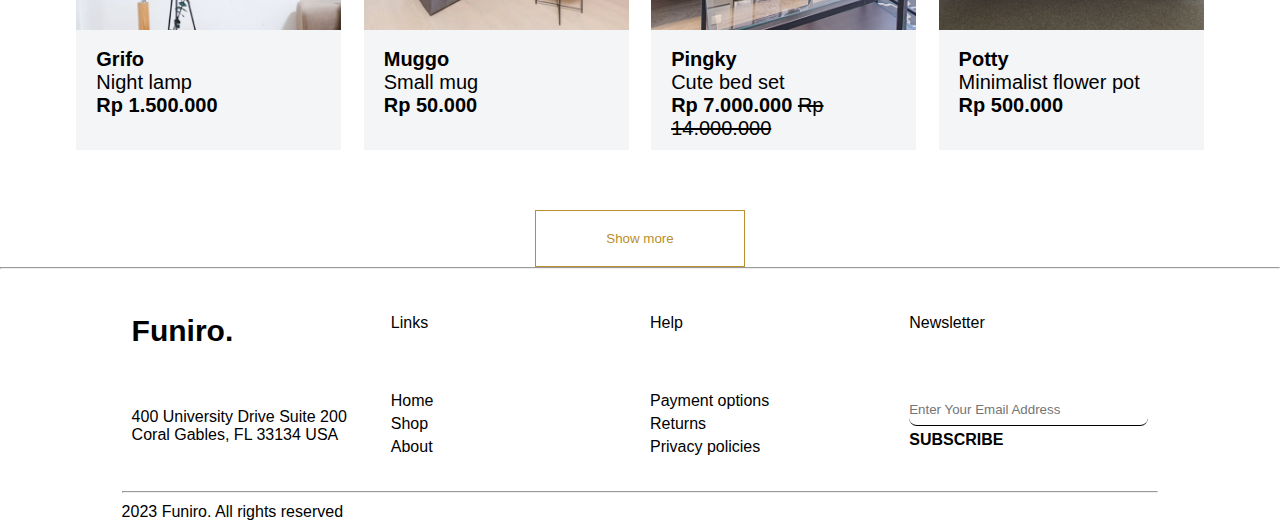
<file: products.html>
<!DOCTYPE html>
<html lang="en">
<head>
    <meta charset="UTF-8">
    <meta name="viewport" content="width=device-width, initial-scale=1.0">
    <title>Products - Furniro</title>
    <link rel="icon" href="./images/favicon.png" type="">
    <link rel="stylesheet" href="style.css">
    <script src="./index.js" defer></script>
</head>
<body>
    
    <div class="Navbar">
            <div class="logo">
                <img id="logo" src="./images/Meubel House_Logos-05.svg" alt="logo">
                <h3 class="logoname">Furniro</h3>
            </div>

            <div class="Navlist" id="dropdownClick">
                <a class="list" href="index.html">Home</a>
                <a class="list" href="shop.html">Shop</a>
                <a class="list" href="#">About</a>
                <a class="list" href="#">Contact</a>
            </div>

            <div class="navicons">
                <a href="#"><img class="icons" src="./images/mdi_account-alert-outline.svg"></a>
                <a href="#"><img class="icons" src="./images/search.svg"></a>
                <a href="#"><img class="icons" src="./images/favorites.svg"></a>
                <a href="cart.html"><img class="icons" src="./images/cart.svg"></a>
            </div>

            <div class="harm">
                <img class="hamburger" onclick="dropdownMenu()" src="./images/icon-menu.svg" alt="" srcset="">
            </div>
    </div>

    <div class="header">
        <div class="head">
            <a href="index.html"><div class="headcat">
                <p>Home</p>
                <img src="./images/next.svg" alt="">
            </div></a>

            <a href="shop.html"><div class="headcat">
                <p>Shop</p>
                <img src="./images/next.svg" alt="">
            </div></a>

            <div id="headcat" class="headcat">
                <img src="./images/Line 5.svg" alt="">
                <p>Asgaard sofa</p>
            </div>
        </div>
    </div>
    
    <div class="singleproduct">
        <div class="single">
            <div class="display">
                <div class="coldisp">
                    <div class="col">
                        <img src="./images/Outdoor sofa set 2.png" alt="">
                    </div>
                    <div class="col">
                        <img src="./images/Outdoor sofa set_2 1.png" alt="">
                    </div>
                    <div class="col">
                        <img src="./images/Mask.png" alt="">
                    </div>
                    <div class="col">
                        <img src="./images/Maya.png" alt="">
                    </div>
                </div>

                <img class="sample" src="./images/Asgaard.png" alt="">
            </div>

            <div class="details">
                <h3>Asgaard sofa</h3>
                <p class="detapra">Rs. 250,000.00</p>

                <div class="rate">
                    <img src="./images/star.png" alt="">    
                    <img src="./images/star.png" alt="">    
                    <img src="./images/star.png" alt="">    
                    <img src="./images/star.png" alt="">    
                    <img src="./images/star-half.png" alt="">
                    
                    <div class="creview">
                        <img src="./images/Line 5.svg" alt="">
                        <p>5 Customer Review</p>
                    </div>
                </div>

                <article>
                    Setting the bar as one of the loudest speakers in its class, the Kilburn is a compact, stout-hearted hero with a well-balanced audio which boasts a clear midrange and extended highs for a sound.
                </article>

                
                <div class="sizes">
                    <b>Size</b>
                    <div class="form">
                        <a href=""><p>L</p></a>
                    </div>
                    <div id="formm" class="form">
                        <a href=""><p>XL</p></a>
                    </div>
                    <div id="formm" class="form">
                        <a href=""><p>XS</p></a>
                    </div>
                </div>

                
                <div class="colors">
                    <b>Color</b>
                    <div class="colo1">
                    </div>
                    <div class="colo2">
                    </div>
                    <div class="colo3">
                    </div>
                </div>
                <section class="btnn">
                    <button class="butto1"><a href=""> 1</a></button>
                    <button class="butto"><a href="sidebar.html">Add to cart</a></button>
                    <button class="butto"><a href="comparison.html"> + Compare</a></button>
                </section>    

                <div class="addtocart">
                   
                </div>

                <hr>
              
                <div class="descriptioN">
                    <div class="descp">
                        <section class="labe">SKU</section>
                        <section class="colon">:</section>
                        <section class="conte">SS001</section>
                    </div>
                
                    <div class="descp">
                        <section class="labe">Category</section>
                        <section class="colon">:</section>
                        <section class="conte">Sofas</section>
                    </div>
                
                    <div class="descp">
                        <section class="labe">Tags</section>
                        <section class="colon">:</section>
                        <section class="conte">Sofa, Chair, Home, Shop</section>
                    </div>
                
                    <div class="descp">
                        <section class="labe">Share</section>
                        <section class="colon">:</section>
                        <section class="icnn">
                            <a href=""><img src="./images/face.svg" alt=""></a>
                            <a href=""><img src="./images/link.svg" alt=""></a>
                            <a href=""><img src="./images/twit.svg" alt=""></a>
                        </section>
                    </div>
                </div>
            </div>

            
        </div>
    </div>

    <div class="additionInfo">
        <div class="moreinfo">
            <div class="reviews">
                <p>Description</p>
                <p>Additional information</p>
                <p>Reviews [5]</p>
            </div>
            
        <section class="det">
            <div class="informa">
                <caption>Embodying the raw, wayward spirit of rock ‘n’ roll, the Kilburn portable active stereo speaker takes the unmistakable look and sound of Marshall, unplugs the chords, and takes the show on the road. <br><br>Weighing in under 7 pounds, the Kilburn is a lightweight piece of vintage styled engineering. Setting the bar as one of the loudest speakers in its class, the Kilburn is a compact, stout-hearted hero with a well-balanced audio which boasts a clear midrange and extended highs for a sound that is both articulate and pronounced. The analogue knobs allow you to fine tune the controls to your personal preferences while the guitar-influenced leather strap enables easy and stylish travel.</caption>
            </div>   
     </section>

     <div class="maskchai">
        <img src="./images/Groupp.png" alt="">
        <img src="./images/Group.png" alt="">

    </div>
        </div>
    </div>
   
    <hr>
    <div class="products">
    
        <h3>Related Products</h3>

         <div class="product-one">  
            <!-- 5 -->
            <a href=""><div class="cont-one">
                <img class="p-one" src="./images/Images(4).jpg">

                <div id="p-one">
                    <div class="paraone">
                        <strong>Grifo</strong>
                        <p>Night lamp</p>
                        <strong>Rp 1.500.000</strong>
                        <!-- <del>Rp 3.500.000</del> -->
                    </div>    
                </div>
            </div></a>

            <!-- 6 -->
            <a href=""><div class="cont-one">
                <img class="p-one" src="./images/Images(5).jpg">

                <div class="roundbox6">
                    <p>New</p>
                </div>
                <div id="p-one">
                    <div class="paraone">
                        <strong>Muggo</strong>
                        <p>Small mug</p>
                        <strong>Rp 50.000</strong>
                        <!-- <del>Rp 3.500.000</del> -->
                    </div>    
                </div>
            </div></a>

            <!-- 7 -->
            <a href=""><div class="cont-one">
                <img class="p-one" src="./images/Images(6).jpg">

                <div class="roundbox7">
                    <p>-50%</p>
                </div>
                <div id="p-one">
                    <div class="paraone">
                        <strong>Pingky</strong>
                        <p>Cute bed set</p>
                        <strong>Rp 7.000.000</strong>
                        <del>Rp 14.000.000</del>
                    </div>    
                </div>
            </div></a>

            <!-- 8 -->
            <a href=""><div class="cont-one">
                <img class="p-one" src="./images/image 8.jpg">

                <div class="roundbox8">
                    <p>New</p>
                </div>

                <div id="p-one">
                    <div class="paraone">
                        <strong>Potty</strong>
                        <p>Minimalist flower pot</p>
                        <strong>Rp 500.000</strong>
                        <!-- <del>Rp. 500.000</del> -->
                    </div>    
                </div>
            </div></a>
        </div>

           <!-- Centered Button -->
        <div class="productsbutton-wrapper">
            <button class="productsbutton"><a id="productsbutton" href="shop.html">Show more</a></button>
        </div>
    </div>
    
    <hr>
    <footer>
        <section>
            <div class="foot">
                <div class="fone">
                    <a class="furfoot" href="#" id="marg">Funiro.</a>
                    <p>400 University Drive Suite 200 Coral Gables, FL 33134 USA</p>
                </div>
    
                <div class="ftwo">
                    <a id="marg" href="#">Links</a>
                    <ul>
                        <li><a href="#">Home</a></li>
                        <li><a href="#">Shop</a></li>
                        <li><a href="#">About</a></li>
                        <!-- <li><a href="#">Contact</a></li> -->
                    </ul>
                </div>
    
                <div class="fthree">
                    <a id="marg" href="#">Help</a>
                    <ul>
                        <li><a href="#">Payment options</a></li>
                        <li><a href="#">Returns</a></li>
                        <li><a href="#">Privacy policies</a></li>
                    </ul>
                </div>
    
                <div class="ffour">
                    <a id="marg" href="#">Newsletter</a>
                    <form>
                        <label for="email"></label>
                        <input type="email" id="email" placeholder="Enter Your Email Address"> 
                    </form>
                    <h4><a href="#">SUBSCRIBE</a></h4>
                </div>
            </div>
    
            <div class="footerend">
                <hr>
                <p>2023 Funiro. All rights reserved</p>
            </div>
        </section>
    </footer>  
    
</body>
</html>
</file>
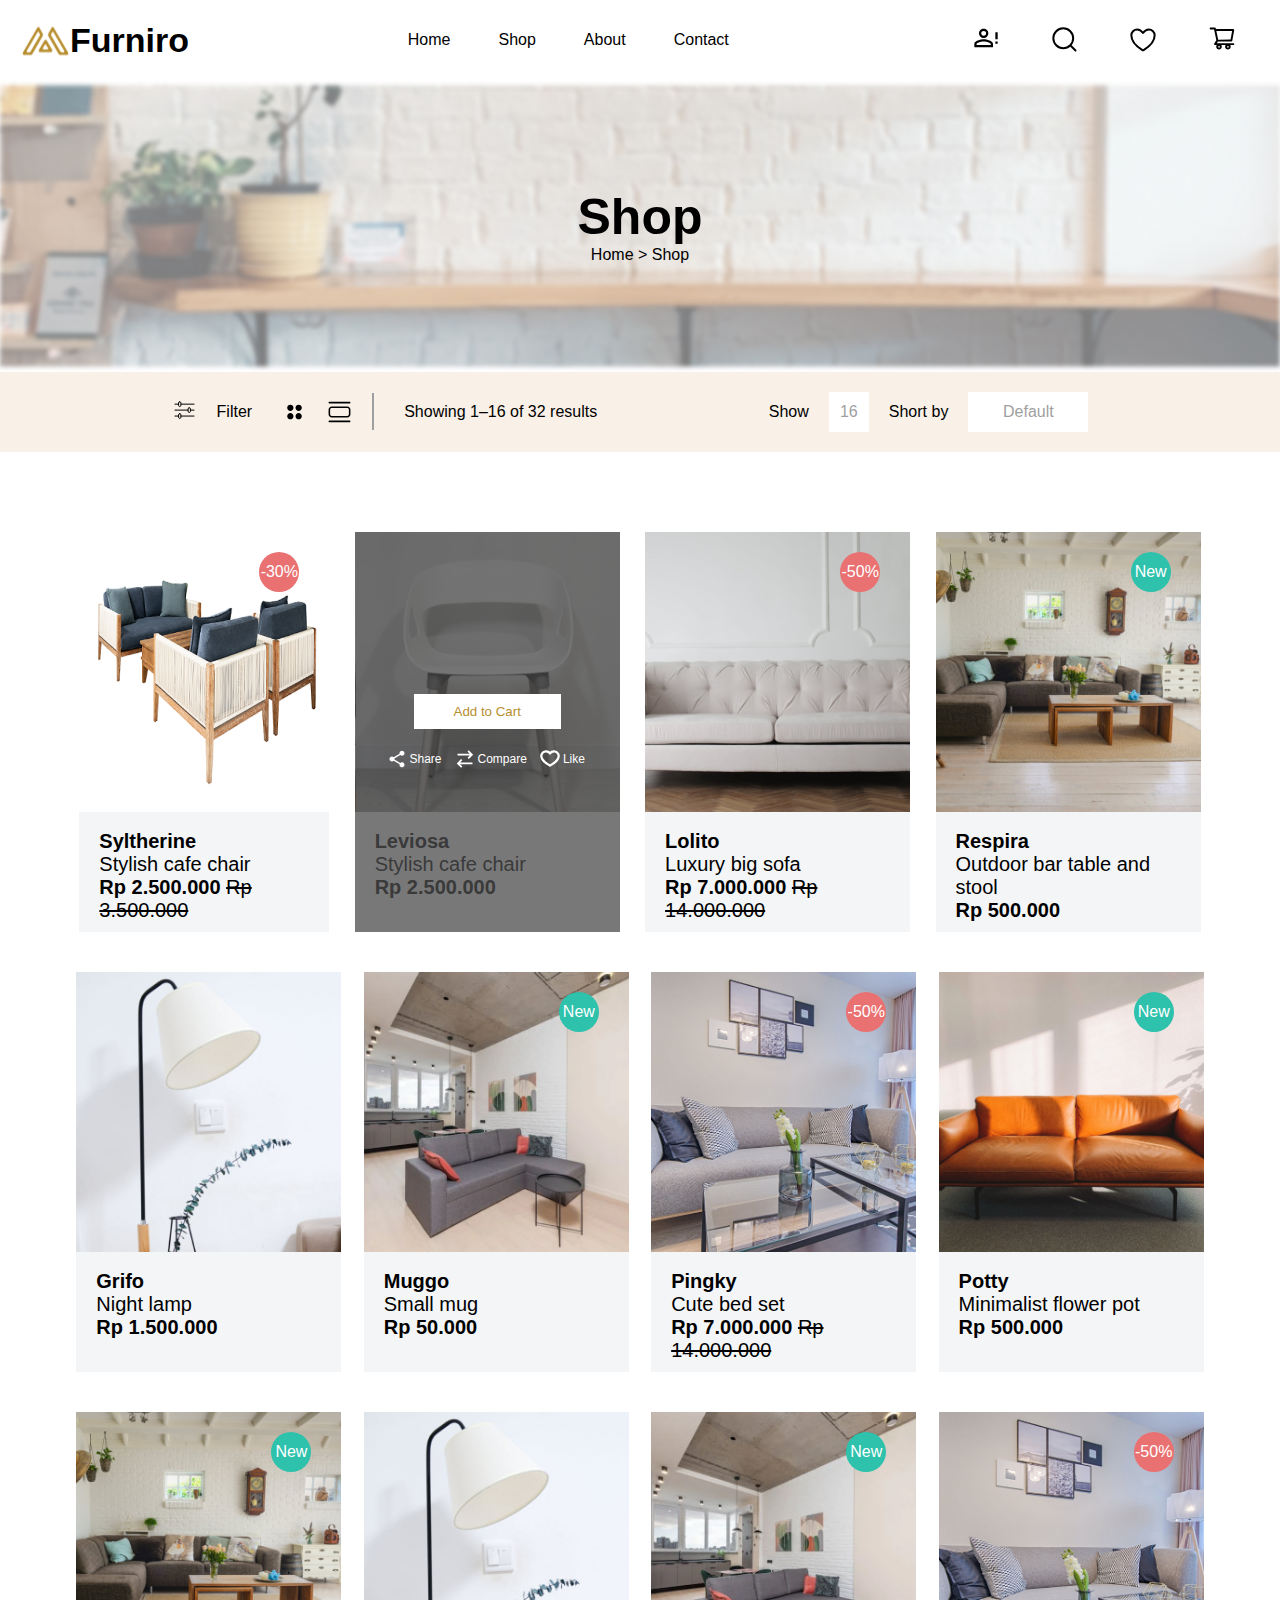
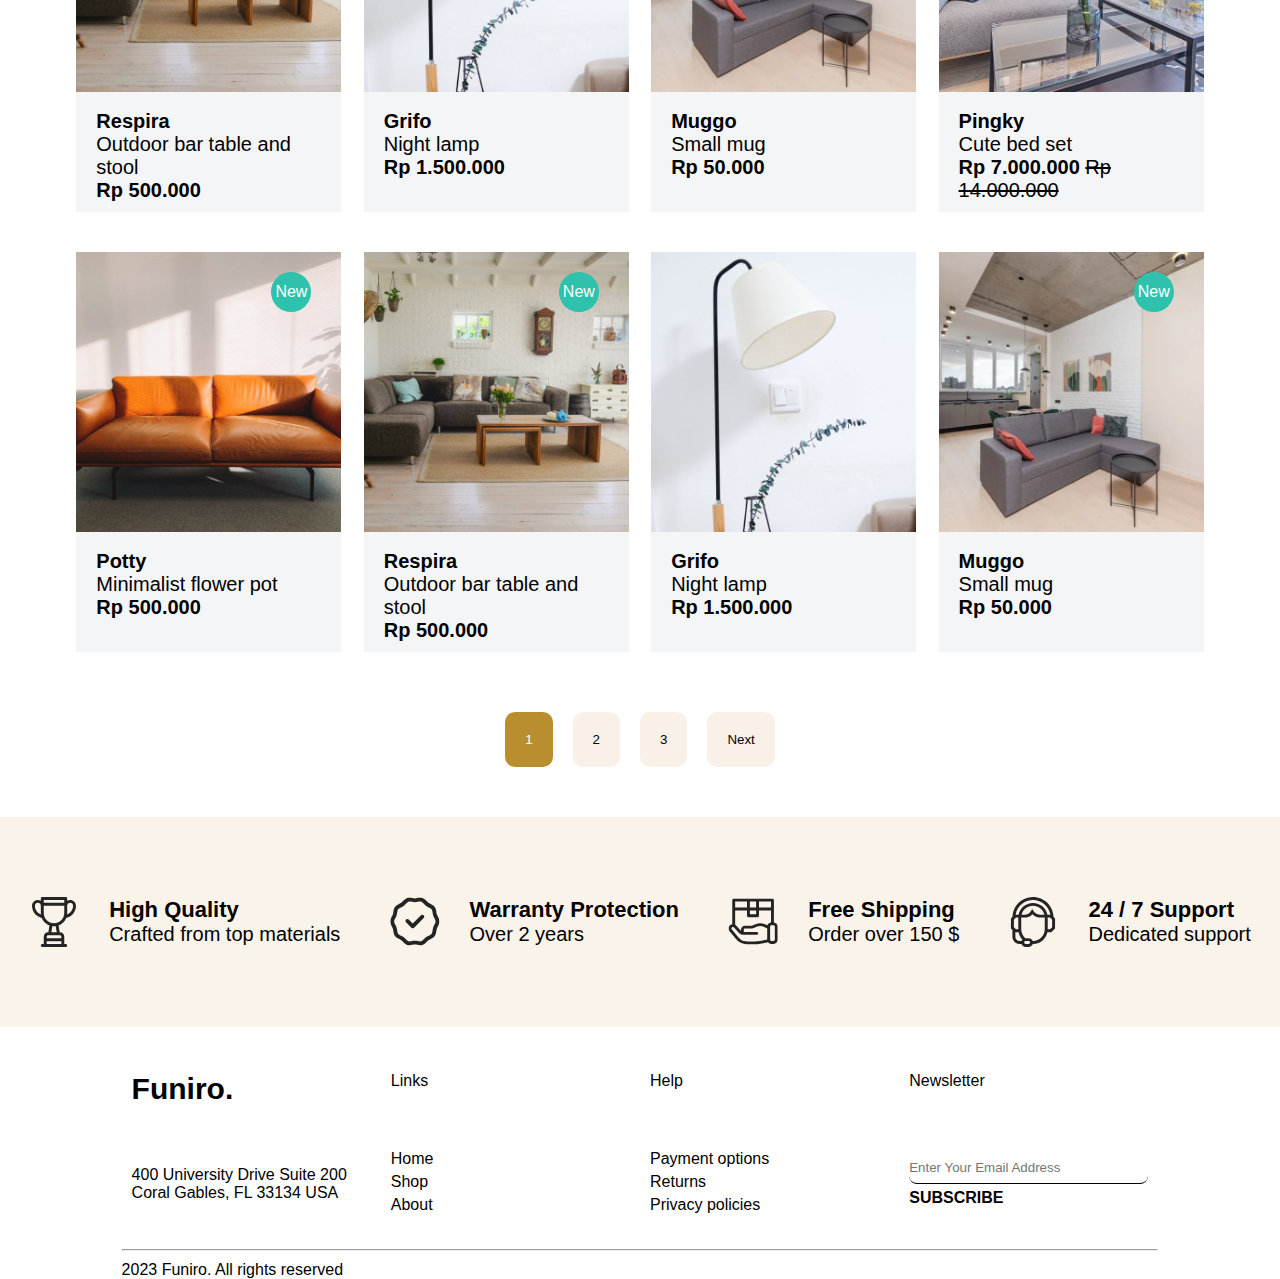
<file: shop.html>
<!DOCTYPE html>
<html lang="en">
<head>
    <meta charset="UTF-8">
    <meta name="viewport" content="width=device-width, initial-scale=1.0">
    <title>Shop</title>
    <link rel="icon" href="./images/favicon.png" type="">
    <link rel="stylesheet" href="style.css">
    <script src="./index.js" defer></script>
</head>
<body>

    <div class="Navbar">
        <div class="logo">
            <img id="logo" src="./images/Meubel House_Logos-05.svg" alt="logo">
            <h3 class="logoname">Furniro</h3>
        </div>

        <div class="Navlist" id="dropdownClick">
            <a class="list" href="index.html">Home</a>
            <a class="list" href="shop.html">Shop</a>
            <a class="list" href="#">About</a>
            <a class="list" href="#">Contact</a>
        </div>

        <div class="navicons">
            <a href="#"><img class="icons" src="./images/mdi_account-alert-outline.svg"></a>
            <a href="#"><img class="icons" src="./images/search.svg"></a>
            <a href="#"><img class="icons" src="./images/favorites.svg"></a>
            <a href="cart.html"><img class="icons" src="./images/cart.svg"></a>
        </div>

        <div class="harm">
            <img class="hamburger" onclick="dropdownMenu()" src="./images/icon-menu.svg" alt="" srcset="">
        </div>
</div>

    <div class="Shophero">

            <img class="Shopherobg" src="./images/Rectangle 1.jpg" alt="shopimage">
            <div class="shopcontent">
                <h2>Shop</h2>
                <a href="index.html"><p>Home</a> > Shop</p>
            </div>
    </div>
    </div>

    <div class="filter">
        <div class="categ">

            <div class="filt">
                <a href=""><img class="uicons" src="./images/system-uicons_filtering.svg" alt=""></a>
                <a href=""><p>Filter</p></a>
            </div>

            <img class="imgm" src="./images/ci_grid-big-round.svg" alt="">
            <img class="imgm" src="./images/bi_view-list.svg" alt="">

            <div class="showing">
                <img class="imgmm" src="./images/Line 5.svg" alt="">
                <p>Showing 1–16 of 32 results</p>
            </div>
        </div>

        <div class="categright">
            
                <div class="show1">
                    <p>Short by</p>
                    <div id="show1">
                        <p>Default</p></div>
                </div>

                <div class="show1">
                    <p>Show</p>
                    <div id="show"><p>16</p></div>
                </div>
        </div>
    </div>

    <div class="products">
            
        <!-- <h3>Our Products</h3> -->

            <div class="product-one">

                <!-- 1 -->
                <a href="products.html"><div class="cont-one">
                    <img class="p-one" src="./images/Asgaard sofa 3.png">
                    
                    <div class="roundbox1">
                        -30%
                    </div>
                    <div id="p-one">
                        <div class="paraone">
                            <strong>Syltherine</strong>
                            <p>Stylish cafe chair</p>
                            <strong>Rp 2.500.000</strong>
                            <del>Rp 3.500.000</del>
                        </div>    
                    </div>    
                </div></a>           
                <!-- 2 -->
                <div class="cont-one">
                    <img class="p-one" src="./images/Images(1).jpg">
                
                    <div class="overlay">
                        <button class="addtocart"><a href="#">Add to Cart</a></button>
                        
                        <div class="overlayicons">
                            <div class="iconss">
                                <img src="./images/gridicons_share.svg" alt="Share">
                                <a class="iconlink" href="#"><p>Share</p></a>
                            </div>
                            <div class="iconss">
                                <img src="./images/compare-svgrepo-com 1.svg" alt="Compare">
                                <a class="iconlink" href="#"><p>Compare</p></a>
                            </div>
                            <div class="iconss">
                                <img src="./images/Vector(2).svg" alt="Like">
                                <a class="iconlink" href="#"><p>Like</p></a>
                            </div>  
                        </div>
                
                        <div class="levi" id="p-one">
                            <div class="paraone">
                                <strong>Leviosa</strong>
                                <p>Stylish cafe chair</p>
                                <strong>Rp 2.500.000</strong>
                                <!-- <del>Rp 3.500.000</del> -->
                            </div>    
                        </div>
                    </div>
                </div>

                <!-- 3 -->
                <div class="cont-one">
                    <img class="p-one" src="./images/Images(2).jpg">

                    <div class="roundbox3">
                        <p>-50%</p>
                    </div>
                    <div id="p-one">
                        <div class="paraone">
                            <strong>Lolito</strong>
                            <p>Luxury big sofa</p>
                            <strong>Rp 7.000.000</strong>
                            <del>Rp 14.000.000</del>
                        </div>    
                    </div>
                </div>

                <!-- 4 -->
                <div class="cont-one">
                    <img class="p-one" src="./images/Images(3).jpg">

                    <div class="roundbox4">
                        <p>New</p>
                    </div>
                    <div id="p-one">
                        <div class="paraone">
                            <strong>Respira</strong>
                            <p>Outdoor bar table and stool</p>
                            <strong>Rp 500.000</strong>
                            <!-- <del>Rp. 500.000</del> -->
                        </div>    
                    </div>
                </div>

                <!-- 5 -->
                <div class="cont-one">
                    <img class="p-one" src="./images/Images(4).jpg">

                    <div id="p-one">
                        <div class="paraone">
                            <strong>Grifo</strong>
                            <p>Night lamp</p>
                            <strong>Rp 1.500.000</strong>
                            <!-- <del>Rp 3.500.000</del> -->
                        </div>    
                    </div>
                </div>

                <!-- 6 -->
                <div class="cont-one">
                    <img class="p-one" src="./images/Images(5).jpg">

                    <div class="roundbox6">
                        <p>New</p>
                    </div>
                    <div id="p-one">
                        <div class="paraone">
                            <strong>Muggo</strong>
                            <p>Small mug</p>
                            <strong>Rp 50.000</strong>
                            <!-- <del>Rp 3.500.000</del> -->
                        </div>    
                    </div>
                </div>

                <!-- 7 -->
                <div class="cont-one">
                    <img class="p-one" src="./images/Images(6).jpg">

                    <div class="roundbox7">
                        <p>-50%</p>
                    </div>
                    <div id="p-one">
                        <div class="paraone">
                            <strong>Pingky</strong>
                            <p>Cute bed set</p>
                            <strong>Rp 7.000.000</strong>
                            <del>Rp 14.000.000</del>
                        </div>    
                    </div>
                </div>

                <!-- 8 -->
                <div class="cont-one">
                    <img class="p-one" src="./images/image 8.jpg">

                    <div class="roundbox8">
                        <p>New</p>
                    </div>

                    <div id="p-one">
                        <div class="paraone">
                            <strong>Potty</strong>
                            <p>Minimalist flower pot</p>
                            <strong>Rp 500.000</strong>
                            <!-- <del>Rp. 500.000</del> -->
                        </div>    
                    </div>
                </div>

                   <!-- 9 -->
                   <div class="cont-one">
                    <img class="p-one" src="./images/Images(3).jpg">

                    <div class="roundbox4">
                        <p>New</p>
                    </div>
                    <div id="p-one">
                        <div class="paraone">
                            <strong>Respira</strong>
                            <p>Outdoor bar table and stool</p>
                            <strong>Rp 500.000</strong>
                            <!-- <del>Rp. 500.000</del> -->
                        </div>    
                    </div>
                </div>

                <!-- 10 -->
                <div class="cont-one">
                    <img class="p-one" src="./images/Images(4).jpg">

                    <div id="p-one">
                        <div class="paraone">
                            <strong>Grifo</strong>
                            <p>Night lamp</p>
                            <strong>Rp 1.500.000</strong>
                            <!-- <del>Rp 3.500.000</del> -->
                        </div>    
                    </div>
                </div>

                <!-- 11-->
                <div class="cont-one">
                    <img class="p-one" src="./images/Images(5).jpg">

                    <div class="roundbox6">
                        <p>New</p>
                    </div>
                    <div id="p-one">
                        <div class="paraone">
                            <strong>Muggo</strong>
                            <p>Small mug</p>
                            <strong>Rp 50.000</strong>
                            <!-- <del>Rp 3.500.000</del> -->
                        </div>    
                    </div>
                </div>

                <!-- 12 -->
                <div class="cont-one">
                    <img class="p-one" src="./images/Images(6).jpg">

                    <div class="roundbox7">
                        <p>-50%</p>
                    </div>
                    <div id="p-one">
                        <div class="paraone">
                            <strong>Pingky</strong>
                            <p>Cute bed set</p>
                            <strong>Rp 7.000.000</strong>
                            <del>Rp 14.000.000</del>
                        </div>    
                    </div>
                </div>

                <!-- 13 -->
                <div class="cont-one">
                    <img class="p-one" src="./images/image 8.jpg">

                    <div class="roundbox8">
                        <p>New</p>
                    </div>

                    <div id="p-one">
                        <div class="paraone">
                            <strong>Potty</strong>
                            <p>Minimalist flower pot</p>
                            <strong>Rp 500.000</strong>
                            <!-- <del>Rp. 500.000</del> -->
                        </div>    
                    </div>
                </div>

                   <!-- 14 -->
                   <div class="cont-one">
                    <img class="p-one" src="./images/Images(3).jpg">

                    <div class="roundbox4">
                        <p>New</p>
                    </div>
                    <div id="p-one">
                        <div class="paraone">
                            <strong>Respira</strong>
                            <p>Outdoor bar table and stool</p>
                            <strong>Rp 500.000</strong>
                            <!-- <del>Rp. 500.000</del> -->
                        </div>    
                    </div>
                </div>

                <!-- 15 -->
                <div class="cont-one">
                    <img class="p-one" src="./images/Images(4).jpg">

                    <div id="p-one">
                        <div class="paraone">
                            <strong>Grifo</strong>
                            <p>Night lamp</p>
                            <strong>Rp 1.500.000</strong>
                            <!-- <del>Rp 3.500.000</del> -->
                        </div>    
                    </div>
                </div>

                <!-- 16 -->
                <div class="cont-one">
                    <img class="p-one" src="./images/Images(5).jpg">

                    <div class="roundbox6">
                        <p>New</p>
                    </div>
                    <div id="p-one">
                        <div class="paraone">
                            <strong>Muggo</strong>
                            <p>Small mug</p>
                            <strong>Rp 50.000</strong>
                            <!-- <del>Rp 3.500.000</del> -->
                        </div>    
                    </div>
                </div>              
            </div>

            
             <!-- Centered Button -->
            <div class="productsbut-wrapper">
                <button id="buta" class="productsbut"><a id="productsbuta" href="shop.html">1</a></button>
                <button class="productsbut"><a id="productsbut" href="shop.html">2</a></button>
                <button class="productsbut"><a id="productsbut" href="shop.html">3</a></button>
                <button class="productsbut"><a id="productsbut" href="shop.html">Next</a></button>
            </div>
    </div>

    <div class="services">
        <div class="servicecont">
            <div class="serv">
                <img src="./images/trophy 1.svg" alt="">
                <div class="point">
                    <h4>High Quality</h4>
                    <p>Crafted from top materials</p>
                </div>               
            </div>
            <div class="serv">
                <img src="./images/guarantee.svg" alt="">
                <div class="point">
                    <h4>Warranty Protection</h4>
                    <p>Over 2 years</p>
                </div> 
            </div>    
            <div class="serv">
                    <img src="./images/shipping.svg" alt="">
                    <div class="point">
                        <h4>Free Shipping</h4>
                        <p>Order over 150 $</p>
                    </div>    
            </div> 
            <div class="serv">
                <img src="./images/customer-support.svg" alt="">
                <div class="point">
                    <h4>24 / 7 Support</h4>
                    <p>Dedicated support</p>
                </div>    
            </div> 
        </div>        
    </div>

    <!-- <hr>       -->
    <footer>
            <section>
                <div class="foot">
                    <div class="fone">
                        <a class="furfoot" href="#" id="marg">Funiro.</a>
                        <p>400 University Drive Suite 200 Coral Gables, FL 33134 USA</p>
                    </div>
        
                    <div class="ftwo">
                        <a id="marg" href="#">Links</a>
                        <ul>
                            <li><a href="#">Home</a></li>
                            <li><a href="#">Shop</a></li>
                            <li><a href="#">About</a></li>
                            <!-- <li><a href="#">Contact</a></li> -->
                        </ul>
                    </div>
        
                    <div class="fthree">
                        <a id="marg" href="#">Help</a>
                        <ul>
                            <li><a href="#">Payment options</a></li>
                            <li><a href="#">Returns</a></li>
                            <li><a href="#">Privacy policies</a></li>
                        </ul>
                    </div>
        
                    <div class="ffour">
                        <a id="marg" href="#">Newsletter</a>
                        <form>
                            <label for="email"></label>
                            <input type="email" id="email" placeholder="Enter Your Email Address"> 
                        </form>
                        <h4><a href="#">SUBSCRIBE</a></h4>
                    </div>
                </div>
        
                <div class="footerend">
                    <hr>
                    <p>2023 Funiro. All rights reserved</p>
                </div>
            </section>
    </footer>  

</body>
</html>
</file>
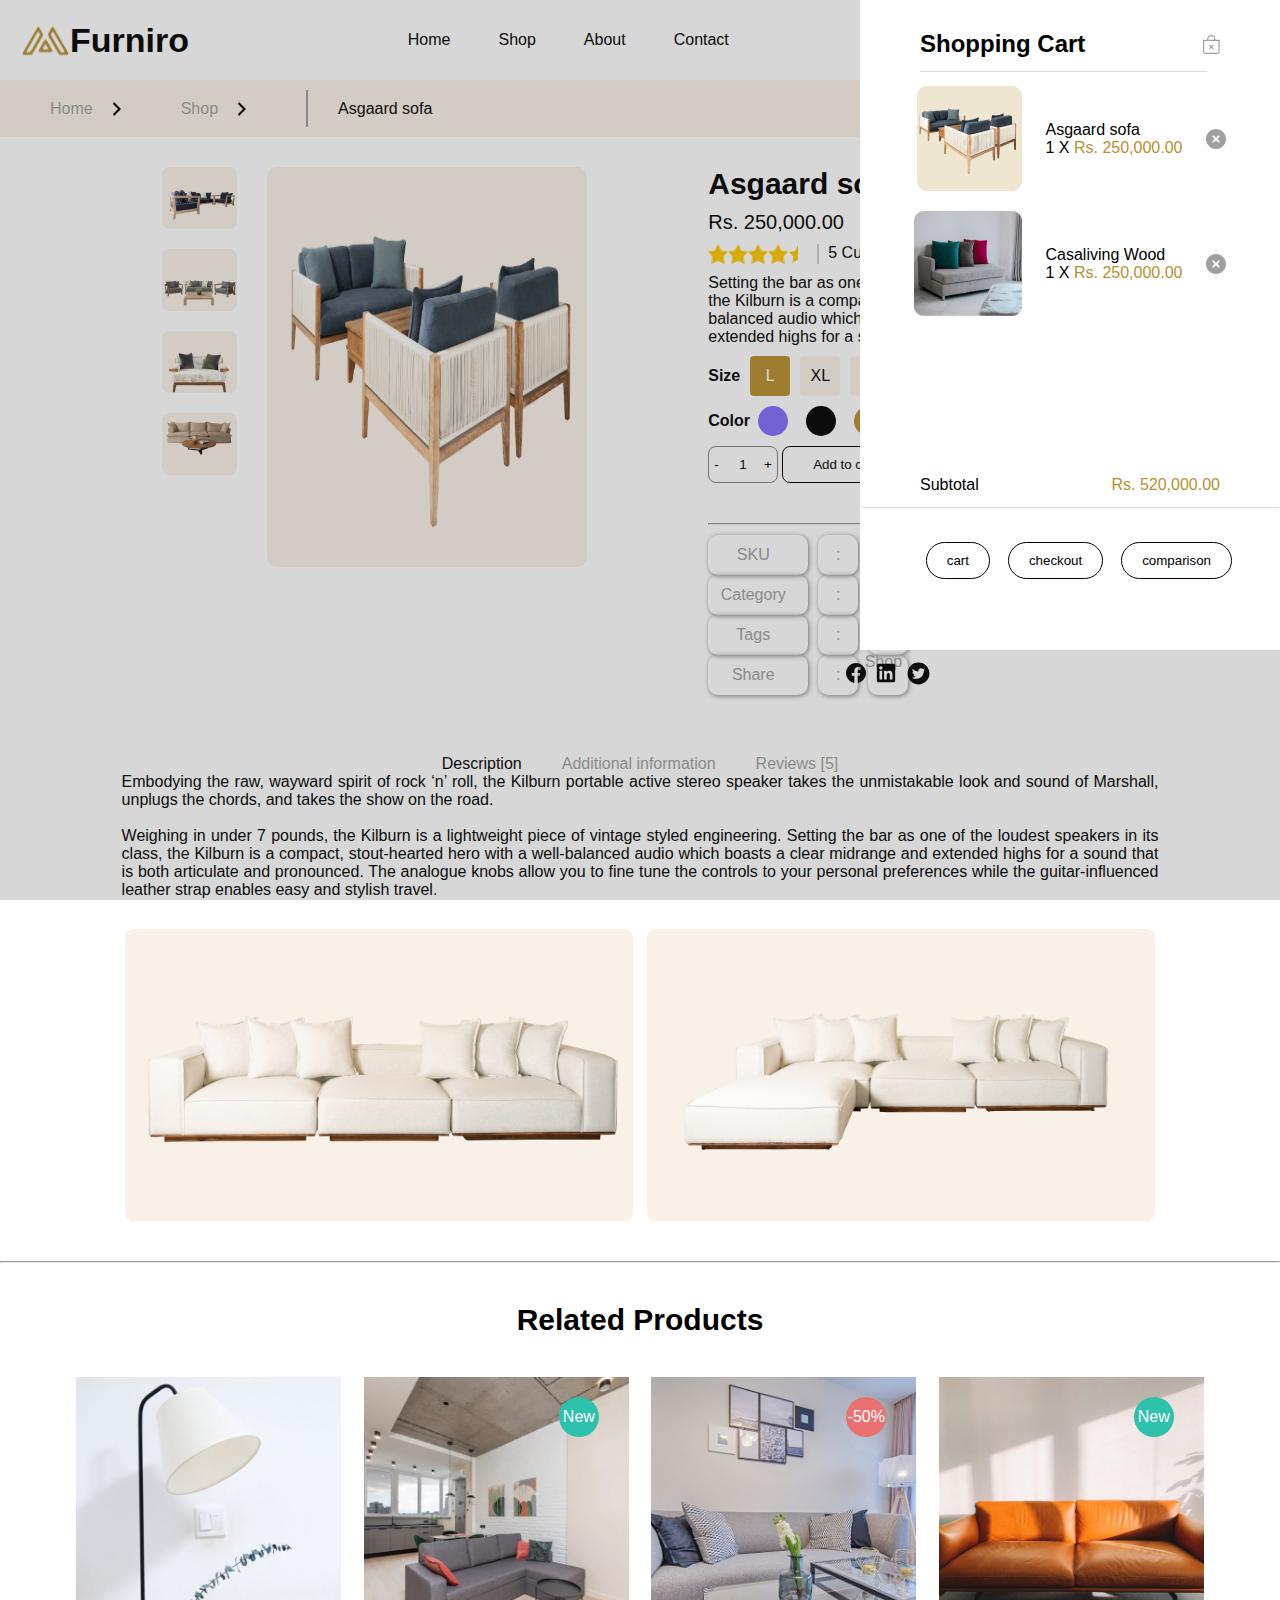
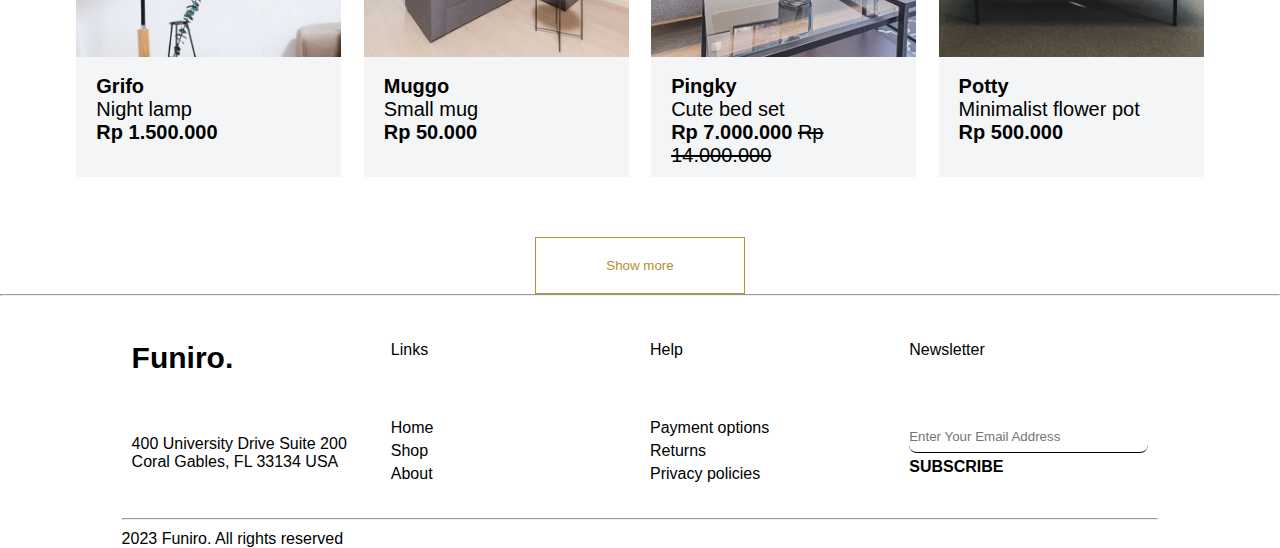
<file: sidebar.html>
<!DOCTYPE html>
<html lang="en">
<head>
    <meta charset="UTF-8">
    <meta name="viewport" content="width=device-width, initial-scale=1.0">
    <title>Products - Furniro</title>
    <link rel="icon" href="./images/favicon.png" type="">
    <link rel="stylesheet" href="style.css">
    <script src="./index.js" defer></script>
</head>
<body>
    <div class="overover"></div>

    <div class="sidebar">
        <div class="shopping">
            <div class="lock">
                <h3>Shopping Cart</h3>
                <img src="./images/x.svg" alt="">
            </div>
            <img class="horiLine" src="./images/horiLine.svg" alt="">

            <div class="cartlist">
                <img src="./images/lista.png" alt="">

                <div class="listt">
                    <p>Asgaard sofa</p>
                    <p>1 X </p>
                </div>

                <img class="lck" src="./images/lock.svg" alt="">
            </div>

            <div class="cartlist">
                <img src="./images/listb.png" alt="">

                <div class="listt">
                    <p>Casaliving Wood</p>
                    <p>1 X </p>
                </div>

                <img class="lck" src="./images/lock.svg" alt="">
            </div>
        <div>
           

        </div>        
        </div>

        <div class="stotal">
            <p>Subtotal</p>
            <p>Rs. 520,000.00</p>
        </div>

        <img class="horiLinetwo" src="./images/horiLine.svg" alt="">
        
        <section class="stbuttons">
            <a><button class="stbtn"><a href="cart.html">cart</a></button>
            <button class="stbtn"><a href="">checkout</a></button>
            <button class="stbtn"><a href="comparison.html">comparison</a></button>
        </section>    
    </div>
       

    <div class="Navbar">
            <div class="logo">
                <img id="logo" src="./images/Meubel House_Logos-05.svg" alt="logo">
                <h3 class="logoname">Furniro</h3>
            </div>

            <div class="Navlist" id="dropdownClick">
                <a class="list" href="index.html">Home</a>
                <a class="list" href="shop.html">Shop</a>
                <a class="list" href="#">About</a>
                <a class="list" href="#">Contact</a>
            </div>

            <div class="navicons">
                <a href="#"><img class="icons" src="./images/mdi_account-alert-outline.svg"></a>
                <a href="#"><img class="icons" src="./images/search.svg"></a>
                <a href="#"><img class="icons" src="./images/favorites.svg"></a>
                <a href="cart.html"><img class="icons" src="./images/cart.svg"></a>
            </div>

            <div class="harm">
                <img class="hamburger" onclick="dropdownMenu()" src="./images/icon-menu.svg" alt="" srcset="">
            </div>
    </div>

    <div class="header">
        <div class="head">
            <a href="index.html"><div class="headcat">
                <p>Home</p>
                <img src="./images/next.svg" alt="">
            </div></a>

            <a href="shop.html"><div class="headcat">
                <p>Shop</p>
                <img src="./images/next.svg" alt="">
            </div></a>

            <div id="headcat" class="headcat">
                <img src="./images/Line 5.svg" alt="">
                <p>Asgaard sofa</p>
            </div>
        </div>
    </div>
    
    <div class="singleproduct">
        <div class="single">
            <div class="display">
                <div class="coldisp">
                    <div class="col">
                        <img src="./images/Outdoor sofa set 2.png" alt="">
                    </div>
                    <div class="col">
                        <img src="./images/Outdoor sofa set_2 1.png" alt="">
                    </div>
                    <div class="col">
                        <img src="./images/Mask.png" alt="">
                    </div>
                    <div class="col">
                        <img src="./images/Maya.png" alt="">
                    </div>
                </div>

                <img class="sample" src="./images/Asgaard.png" alt="">
            </div>

            <div class="details">
                <h3>Asgaard sofa</h3>
                <p class="detapra">Rs. 250,000.00</p>

                <div class="rate">
                    <img src="./images/star.png" alt="">    
                    <img src="./images/star.png" alt="">    
                    <img src="./images/star.png" alt="">    
                    <img src="./images/star.png" alt="">    
                    <img src="./images/star-half.png" alt="">
                    
                    <div class="creview">
                        <img src="./images/Line 5.svg" alt="">
                        <p>5 Customer Review</p>
                    </div>
                </div>

                <article>
                    Setting the bar as one of the loudest speakers in its class, the Kilburn is a compact, stout-hearted hero with a well-balanced audio which boasts a clear midrange and extended highs for a sound.
                </article>

                
                <div class="sizes">
                    <b>Size</b>
                    <div class="form">
                        <p>L</p>
                    </div>
                    <div id="formm" class="form">
                        <p>XL</p>
                    </div>
                    <div id="formm" class="form">
                        <p>XS</p>
                    </div>
                </div>

                
                <div class="colors">
                    <b>Color</b>
                    <div class="colo1">
                    </div>
                    <div class="colo2">
                    </div>
                    <div class="colo3">
                    </div>
                </div>
                <section class="btnn">
                    <a href=""><button class="butto1"> 1  </button></a>
                    <a href=""><button class="butto">Add to cart </button></a>
                    <a href=""><button class="butto"> + Compare </button></a>
                </section>    

                <div class="addtocart">
                   
                </div>

                <hr>
              
                <div class="description">
                    <div class="descp">
                        <span class="labe">SKU</span>
                        <span class="colon">:</span>
                        <span class="conte">SS001</span>
                    </div>
                
                    <div class="descp">
                        <span class="labe">Category</span>
                        <span class="colon">:</span>
                        <span class="conte">Sofas</span>
                    </div>
                
                    <div class="descp">
                        <span class="labe">Tags</span>
                        <span class="colon">:</span>
                        <span class="conte">Sofa, Chair, Home, Shop</span>
                    </div>
                
                    <div class="descp">
                        <span class="labe">Share</span>
                        <span class="colon">:</span>
                        <span class="icnn">
                            <a href=""><img src="./images/face.svg" alt=""></a>
                            <a href=""><img src="./images/link.svg" alt=""></a>
                            <a href=""><img src="./images/twit.svg" alt=""></a>
                        </span>
                    </div>
                </div>
            </div>

            
        </div>
    </div>

    <div class="additionInfo">
        <div class="moreinfo">
            <div class="reviews">
                <p>Description</p>
                <p>Additional information</p>
                <p>Reviews [5]</p>
            </div>
            
        <section class="det">
            <div class="informa">
                <caption>Embodying the raw, wayward spirit of rock ‘n’ roll, the Kilburn portable active stereo speaker takes the unmistakable look and sound of Marshall, unplugs the chords, and takes the show on the road. <br><br>Weighing in under 7 pounds, the Kilburn is a lightweight piece of vintage styled engineering. Setting the bar as one of the loudest speakers in its class, the Kilburn is a compact, stout-hearted hero with a well-balanced audio which boasts a clear midrange and extended highs for a sound that is both articulate and pronounced. The analogue knobs allow you to fine tune the controls to your personal preferences while the guitar-influenced leather strap enables easy and stylish travel.</caption>
            </div>   
     </section>

     <div class="maskchai">
        <img src="./images/Groupp.png" alt="">
        <img src="./images/Group.png" alt="">

    </div>
        </div>
    </div>
   
    <hr>
    <div class="products">
    
        <h3>Related Products</h3>

         <div class="product-one">  
            <!-- 5 -->
            <a href=""><div class="cont-one">
                <img class="p-one" src="./images/Images(4).jpg">

                <div id="p-one">
                    <div class="paraone">
                        <strong>Grifo</strong>
                        <p>Night lamp</p>
                        <strong>Rp 1.500.000</strong>
                        <!-- <del>Rp 3.500.000</del> -->
                    </div>    
                </div>
            </div></a>

            <!-- 6 -->
            <a href=""><div class="cont-one">
                <img class="p-one" src="./images/Images(5).jpg">

                <div class="roundbox6">
                    <p>New</p>
                </div>
                <div id="p-one">
                    <div class="paraone">
                        <strong>Muggo</strong>
                        <p>Small mug</p>
                        <strong>Rp 50.000</strong>
                        <!-- <del>Rp 3.500.000</del> -->
                    </div>    
                </div>
            </div></a>

            <!-- 7 -->
            <a href=""><div class="cont-one">
                <img class="p-one" src="./images/Images(6).jpg">

                <div class="roundbox7">
                    <p>-50%</p>
                </div>
                <div id="p-one">
                    <div class="paraone">
                        <strong>Pingky</strong>
                        <p>Cute bed set</p>
                        <strong>Rp 7.000.000</strong>
                        <del>Rp 14.000.000</del>
                    </div>    
                </div>
            </div></a>

            <!-- 8 -->
            <a href=""><div class="cont-one">
                <img class="p-one" src="./images/image 8.jpg">

                <div class="roundbox8">
                    <p>New</p>
                </div>

                <div id="p-one">
                    <div class="paraone">
                        <strong>Potty</strong>
                        <p>Minimalist flower pot</p>
                        <strong>Rp 500.000</strong>
                        <!-- <del>Rp. 500.000</del> -->
                    </div>    
                </div>
            </div></a>
        </div>

           <!-- Centered Button -->
        <div class="productsbutton-wrapper">
            <button class="productsbutton"><a id="productsbutton" href="shop.html">Show more</a></button>
        </div>
    </div>
    
    <hr>
    <footer>
        <section>
            <div class="foot">
                <div class="fone">
                    <a class="furfoot" href="#" id="marg">Funiro.</a>
                    <p>400 University Drive Suite 200 Coral Gables, FL 33134 USA</p>
                </div>
    
                <div class="ftwo">
                    <a id="marg" href="#">Links</a>
                    <ul>
                        <li><a href="#">Home</a></li>
                        <li><a href="#">Shop</a></li>
                        <li><a href="#">About</a></li>
                        <!-- <li><a href="#">Contact</a></li> -->
                    </ul>
                </div>
    
                <div class="fthree">
                    <a id="marg" href="#">Help</a>
                    <ul>
                        <li><a href="#">Payment options</a></li>
                        <li><a href="#">Returns</a></li>
                        <li><a href="#">Privacy policies</a></li>
                    </ul>
                </div>
    
                <div class="ffour">
                    <a id="marg" href="#">Newsletter</a>
                    <form>
                        <label for="email"></label>
                        <input type="email" id="email" placeholder="Enter Your Email Address"> 
                    </form>
                    <h4><a href="#">SUBSCRIBE</a></h4>
                </div>
            </div>
    
            <div class="footerend">
                <hr>
                <p>2023 Funiro. All rights reserved</p>
            </div>
        </section>
    </footer>  
    
</body>
</html>
</file>
<file: style.css>
*{
    margin: 0;
    padding: 0;
    box-sizing: border-box;
}
body{
    font-family: 'Segoe UI', Tahoma, Geneva, Verdana, sans-serif;

}











/* ############### NAVBAR ################ */
.Navbar{
    width: 100%;
    height: 80px;
    background-color: white;
    /* border: 1px solid; */
    display: flex;
    align-items: center;
    justify-content: space-between;
    padding: 0 20px;
}
.logo{
    display: flex;
}
.logoname{
    font-size: 34px;  
}
#logo{
    width: 50px;
}

.Navlist {
    display: flex;
    justify-content: space-evenly;
    align-items: center;
}

.Navlist .list{
    text-decoration: none;
    color: black;
    padding: 0 24px;
}
.icons{
    padding: 0 24px;
}
.harm{
    display: none;
}



























/* ############### HERO-SECTION ################ */
.interior{
    position: relative;
    width: 100%;
}
.hero{
    display: flex;
    flex-wrap: wrap;
    width: 100%;
}
.herosection{
    position: absolute;
    width: 550px;
    height: 400px;
    background-color: #FFF3E3;
    right: 90px;
    top: 220px;
    border-radius: 10px;
    display: flex;
    flex-direction: column;
    align-items: flex-start;
    justify-content: center;
       
}
.section{
    position: absolute;
    margin: 50px 50px;
}
.section p{
    font-family: 'Courier New', Courier, monospace;
    font-size: 16px;
    margin-top: 20px;
}
.herosection h3{
    font-size: 50px;
    width: 400px;
    line-height: 60px;  
}
.herosection .parasection{
    font-family: 'Segoe UI', Tahoma, Geneva, Verdana, sans-serif;
    font-size: 18px;
    width: 470px;  
}
#buy{
    padding: 20px 60px;
    background-color: #B88E2F;
    border: none;
    margin-top: 60px;
}
#buy:hover{
    background-color: #79580d;
}
.buy{
    font-size: 16px;
    font-weight: bold;
    text-decoration: none;
    color: white;
}
















/* ############### RANGE-SECTION ############### */
.range{
    padding-top: 50px;
    width: 80%;
    min-width: 50%;
    height: auto;
    background-color: white;
    margin: auto;
    margin-top: 0px;
}
.rangesec{
    text-align: center;
}
.headone h3{
    font-size: 32px;
}
.headone p{
    font-size: 20px;
    padding-bottom: 50px;
}
.rangeimages{
    display: flex;
    flex-wrap: wrap;
    flex-direction: row;
    justify-content: space-evenly;  
}
.tags{
    width: 300px;
    height: 380px;
    border-radius: 16px;
}
figcaption{
    padding: 10px;
    text-align: center;
    font-weight: bold;
    font-size: 20px;
}

/* ############ PRODUCTS-SECTION ########### */
.products{
    width: 90%;
    display: flex;
    margin: auto;
    padding-top: 40px;
    flex-direction: column;
}
.products h3{
    text-align: center;
    font-size: 30px;
}
.product-one{
    position: relative;
    display: flex;
    flex-wrap: wrap;
    justify-content: space-evenly;
    width: 100%;
    /* height: 450px; */
    /* border: 1px solid brown; */
    margin: 30px 0;
    /* margin: auto; */
    row-gap: 20px;
}
#p-one{
    position: absolute;
    bottom: 30px;
    width: 100%;
    height: 77px;
}
.cont-one {
    position: relative;
    /* border: 1px solid aqua; */
    background-color: #F4F5F7;
    flex: 1 1 calc(25% -20px);
    min-width: 250px;
    height: 400px;
    margin: 10px;
}
.p-one {
    width: 100%;
    height: 280px;
}
.overlay {
    position: absolute;
    top: 0;
    left: 0;
    width: 100%;
    height: 100%;
    background-color: rgba(58, 58, 58, 0.671); 
    color: white;
    display: flex;
    flex-direction: column; 
    align-items: center;
    justify-content: center; 
    opacity: 1; 
    /* z-index: 10; */
}
.addtocart {
    background-color: white;
    border: none;
    padding: 10px 40px;
    margin-bottom: 20px; 
    /* color: black;  */
    cursor: pointer;
}
.addtocart a {
    text-decoration: none;
    color: #B88E2F
}
.overlayicons {
    display: flex;
    flex-direction: row; 
    justify-content: center; 
    width: 100%; 
}
.iconss {
    display: flex;
    flex-direction: row; 
    align-items: center;
    margin: 0 5px; 
}
.iconlink {
    color: white;
    text-decoration: none;
    /* border: 1px solid red; */
}
.iconss img {
    width: 20px;
    /* margin-bottom: 5px; */
}
.iconss p {
    margin: 0;
    font-size: 12px;
    margin: 0 3px;
}
.paraone {
    margin: 5px 20px;
    font-size: 20px;
}
.levi{
   color: #3a3a3a; 
}
.productsbutton-wrapper {
    display: flex;
    justify-content: center;
    margin: 20px 0;
}
.productsbutton {
    padding: 20px 70px;
    border: 1px solid #B88E2F;
    background-color: white;
}
.productsbutton:hover{
    background-color: #f3f3f3;
}
#productsbutton {
    color: #B88E2F;
    text-decoration: none;
}
.roundbox1, .roundbox3, .roundbox7{
    width: 40px;
    height: 40px;
    border-radius: 50%;
    background-color: #E97171;
    position: absolute;
    top: 20px;
    right: 30px;
    display: flex;
    align-items: center;
    justify-content: center;
    color: white;
}
.roundbox4, .roundbox6, .roundbox8{
    width: 40px;
    height: 40px;
    border-radius: 50%;
    background-color: #2EC1AC;
    position: absolute;
    top: 20px;
    right: 30px;
    display: flex;
    align-items: center;
    justify-content: center;
    color: white;

    
}



















/* ############ EXPLORE ############### */
.explore{
    width: 100%;
    height: auto;
    background-color: #FCF8F3;
}
.inspire{
    width: 100%;
    height: auto;
    /* border: 1px grey solid; */
    padding: 30px 0;
    display: flex;
    /* align-items: center; */
    justify-content: space-evenly;
    flex-direction: row;
    flex-wrap: wrap;
    
}
.boxt{
    padding-right: 30px;
}
.content{
    width: 350px;
    height: auto;
    margin: auto;
    /* padding-left: 80px; */
}
.content h2{
    font-size: 40px;
    line-height: 40px;
}
.content p{
    padding: 30px 0;
}
.explorebutton{
    padding: 16px 40px;
    background-color: #B88E2F;
    border: none;
}
.explorebutton a{
    text-decoration: none;
    color: white;
}
.explorebutton:hover{
    background-color: #79580d;
}
.imagebox{
    width: 300px;
    height: 400px;
    position: relative;
}
.imagebox2{
    width: 300px;
    height: 350px;
    position: relative;
}
.imagebox3{
    height: 350px;
}
#imgdiv{
    position: relative;
}
.room{
    position: absolute;
    width: 160px;
    height: 95px;
    bottom: 50px;
    left: 30px;
    background-color: rgba(255, 255, 255, 0.701);
    /* border: 1px solid blueviolet; */
    text-align: left;
}
.radio{
    display: flex;
    margin-top: 10px;
    align-items: center;
}
#box2radio{
    padding: 0 6px;
}
.next{
    background-color: white;
    height: 40px;
    width: 40px;
    box-shadow: 1px 1px 5px grey;
    border-radius: 50%;
    text-align: center;
    position: absolute;
    top: 150px;
    right: 0px;
    font-size: 25px;
    
}
.inner{
    font-size: 20px;
    margin-left: 30px;
    /* border: 1px solid black; */
}
.room p{
    margin: 15px 0 0 30px;
}
.arrow{
    position: absolute;
    width: 45px;
    height: 40px;
    bottom: 0px;
    left: 160px;
    background-color: #B88E2F;
    display: flex;
    align-items: center;
    justify-content: center;    
}




















/* ############### ROOM-SECTION ################ */
.share{
    /* border: 1px solid pink; */
    height: auto;
    width: 100%;
    margin-top: 30px;
}
.combo{
    width: 100%;
}
.sharetext p{
    font-size: 20px;
    text-align: center;
}
.sharetext h4{
    font-size: 34px;
    text-align: center; 
}
hr{
    margin-top: 10px;
} 



















/* ############### FOOTER-SECTION ################ */
footer {
    width: 90%;
    margin: 0 auto;
    margin-top: 40px;
}
footer section {
    display: flex;
    flex-direction: column; /* Stack child divs vertically */
    align-items: center;
}
.foot {
    display: flex;
    justify-content: space-between; 
    width: 90%;
    margin-bottom: 20px;
    font-size: 16px;
}
.foot > div {
    flex: 1; 
    margin: 0 10px; 
}
.footerend {
    width: 90%;
    text-align: left;
}
.footerend hr {
    margin: 10px 0;
}
footer a {
    display: block; 
    margin: 5px 0;
    color: black;
    text-decoration: none;
}
#marg {
    margin-bottom: 60px;
}
.foot li{
    list-style-type: none;
}
.furfoot{
    font-size: 30px;
    font-weight: bold;
}
#email{
    border: none;
    border-bottom: 1px solid black;
    padding: 10px 0 8px 0px;
    width: 100%;
    outline: none;
}



















/* ************** HOME ***************** */
.Shophero{
    position: relative;
    width: 100%;
    /* height: auto; */
}    
.shopcontent{
    position: absolute;
    top: 50%;
    left: 50%;
    transform: translate(-50%, -50%);
    text-align: center;
    width: 100% ;
}
.Shopherobg{
    display: block;
    width: 100%;
    height: auto;

}
.shopcontent h2{
    font-size: 50px;
}
.filter{
    background-color: #F9F1E7;
    width: 100%;
    height: 80px;
    display: flex;
    flex-direction: row;
    justify-content: space-evenly;
    position: relative;
    /* top: 125px; */
}
a{
    text-decoration: none;
    color: black;
}
.categ{
    display: flex;
    flex-direction: row;
}
.filt{
    display: flex;
    flex-direction: row;
    align-items: center;
    margin-right: 30px;   
}
.imgm{
    margin-right: 20px;
    width: 25px;
}
.uicons{
    margin-right: 20px;
}
.imgmm{
    width: 2px;
    margin-right: 30px;
}
.showing{
    display: flex;
    flex-direction: row;
    align-items: center;
}
.categright{
    display: flex;
    flex-direction: row-reverse;
    align-items: center;
    justify-content: center;
}
.show1{
    display: flex;
    margin-right: 20px;
    align-items: center;
    justify-content: center;
    margin: ;
    /* flex: 1; */
}
#show{
    height: 40px;
    width: 40px;
    text-align: center;
    background-color: white;
    display: flex;
    margin-left: 20px;
    align-items: center;
    justify-content: center;
    color: #9F9F9F;  
}
#show1{
    height: 40px;
    width: 120px;
    display: flex;
    text-align: center;
    background-color: white;
    margin-left: 20px;
    align-items: center;
    justify-content: center;
    color: #9F9F9F;
}

.productsbut-wrapper {
    display: flex;
    justify-content: center;
    margin: 20px 0;
}
.productsbut {
    padding: 20px 20px;
    border: none;
    /* border: 1px solid #B88E2F; */
    background-color: #F9F1E7;
    border-radius: 10px;
    margin: 0 10px;
}
.productsbut:hover{
    background-color: #a7a7a7;
}
#productsbut {
    color: black;
    text-decoration: none;
}
#buta a{
    color: white;  
}
#buta{
    background-color: #B88E2F;   
}
.services{
    width: 100%;
    height: auto;
    background-color: #FAF3EA;
    margin-top: 30px;
    
}
.servicecont, .serv{
    display: flex;
    flex-wrap: wrap;
    row-gap: 20px;
    column-gap: 20px;
}
.servicecont{
    align-items: center;
    justify-content: space-evenly;
    padding: 80px 0;
}
.serv img{
    width: 50px;
    margin-right: 10px;
}
.serv h4{
    font-size: 22px;
}
.serv p{
    font-size: 20px;
}


















/* ************ PRODUCTS-DETAILS ***************** */
.header{
    width: 100%;
    height: auto;
    background-color: #F9F1E7;
}
.head{
    display: flex;
    align-items: center;
    justify-content: flex-start;
    margin-left: 20px;
    padding: 10px 0;
}
.headcat{
    display: flex;
    align-items: center;
    justify-content: center;
    padding: 0 30px;
}
.headcat p{
    padding-right: 20px;
    color: #9F9F9F;
}
#headcat img{
    padding-right: 30px;
}
#headcat p{
    color: black;
}
#imgcart{
    width: 30%;
}


.singleproduct{
    width: 100%;
    height: auto;
    /* border: 1px solid green; */
    margin: 30px 0;
}
.single{
    width: 80%;
    height: auto;
    /* border: 1px solid lightcyan; */
    display: flex;
    flex-direction: row;
    flex-wrap: wrap;
    margin: auto;
    justify-content: space-evenly;
    
    
}
.display{
    width: 50%;
    /* border: 1px orange solid; */
    display: flex;
    
}
.details{
    display: flex;
    flex-wrap: wrap;
    flex-direction: column;
    width: 40%;
    /* border: 1px brown solid; */
    gap: 10px;
}
.details h3{
    font-size: 30px ;
}
.detapra{
    font-size: 20px;
}
.col{
    width: 75px;
    height: 62px;
    background-color: #F9F1E7;
    margin: 0 0 20px 0;
    /* border: 1px solid green; */
    border-radius: 8px;
}
.col img{
    column-gap: 40px;
    /* border: 1px solid brown; */
}
.sample{
    background-color: #F9F1E7;
    width: 320px;
    height: 400px;
    border-radius: 10px;
}
.coldisp{
    margin-right: 30px;
}
.rate{
    display: flex;
}
.rate img{
    width: 20px;
    height: 20px;
}
.creview{
    display: flex;
}
.sizes{
    display: flex;
    /* justify-content: center; */
    align-items: center;
    gap: 10px;
}
#formm{
    width: 40px;
    height: 40px;
    background-color:#F9F1E7;
    color: white;
    border-radius: 4px;
    color: #000;
    display: flex;
    align-items: center;
    justify-content: center;
}
.form{
    width: 40px;
    height: 40px;
    background-color: #B88E2F;
    color: white;
    /* margin: 0 10px; */
    border-radius: 4px;
    display: flex;
    align-items: center;
    justify-content: center;
}
.colors{
    display: flex;
    /* justify-content: center; */
    align-items: center;
    gap: 8px;
}
.colo1{
    width: 30px;
    height: 30px;
    background-color: #816DFA;
    border-radius: 50%;
}
.colo2{
    width: 30px;
    height: 30px;
    background-color: #000;
    border-radius: 50%;
    margin: 0 10px;
}
.colo3{
    width: 30px;
    height: 30px;
    background-color: #B88E2F;
    border-radius: 50%;
}

.butto{
    padding: 10px 30px;
    background-color: white;
    border: 1px solid black;
    border-radius: 8px;
}
.butto1{
    padding: 10px 30px;
    background-color: white;
    border: 1px solid grey;
    border-radius: 8px;
    position: relative;
    text-align: center;

}
.butto1::before{
    content: "-";
    position: absolute;
    left: 5px;
}
.butto1::after{
    content: "+";
    position: absolute;
    right: 5px;
}
hr{
    margin-top: -20px;
}
.descriptioN{
    display: flex;
    flex-direction: column;
    gap: 10px;
    align-items: flex-start;
    margin-top: 20px;
    
}
.descp{
    display: flex;
    justify-content: flex-start;
    align-items: center;
    gap: 10px;
    color: #9F9F9F;
    
}
.labe{
    min-width: 100px;
    text-align: left;
    padding-right: 10px;
}


.icnn img{
    margin: 0 5px;
}

.additionInfo{
    width: 100%;
    height: auto;
    padding: 30px 0;
}
.moreinfo{
    width: 90%;
    height: auto;
    /* text-align: center; */
    margin: auto;
    /* border: 1px saddlebrown solid;        */
}
.reviews{
    display: flex;
    gap:40px;
    justify-content: center;
}
.reviews p:nth-last-child(2), .reviews p:nth-last-child(1){
    color: #9F9F9F;
}
.det{
    margin: auto;
    /* border: 1px solid; */
    width: 90%;
    text-align: justify;
}
.maskchai{
    display: flex;
    flex-wrap: wrap;
    justify-content: space-evenly;
    gap:10px;
    width: 90%;
    /* border: 1px solid red; */
    margin: 30px auto;
}
.maskchai img{
    width: 49%;
    /* border: 1px solid; */
}


















/* *************** SIDEBAR ***************** */
html, body{
    height: 100%;
    margin: 0;
    padding: 0;
}
.overover{
    position: fixed;
    top: 0;
    left: 0;
    width: 100%;
    height: 100%;
    background-color: #3b3b3b34;
    z-index: 1;
}
.sidebar{
    position: absolute;
    background-color: white;
    height: 650px;
    width: 420px;
    z-index: 2;
    right: 0;
}
.shopping{
    padding: 30px;
}
.cartlist{
    padding: 10px 0;
}
.lock{
    display: flex;
    align-items: center;
    padding: 0 30px;
    justify-content: space-between;
}
.horiLine{
    padding: 0 30px;
}
.cartlist{
    display: flex;
    align-items: center;
    justify-content: space-evenly;
}
.listt p:nth-last-of-type(1)::after{
    content: "Rs. 250,000.00";
    color: #B88E2F;
}
.lock h3{
    font-size: 24px;
}
.stotal p:nth-of-type(2){
    color: #B88E2F;
}
.stotal{
    display: flex;
    padding: 120px 60px 0 60px;
    justify-content: space-between;
}
.horiLinetwo{
    width: 100%;
}
.stbuttons{
    display: flex;
    gap: 10px;
    padding: 30px 40px;
    justify-content: space-evenly;
}
.stbtn{
    padding: 10px 20px;
    border-radius: 20px;
    background-color: white;
    border: 1px solid black;
}






















/* ************* COMPARISON ************** */
.productscompare{
    position: relative;
    width: 100%;
    /* height: auto; */
}    
.comparecontent{
    position: absolute;
    top: 50%;
    left: 50%;
    transform: translate(-50%, -50%);
    text-align: center;
    width: 100% ;
}
.comparebgbg{
    display: block;
    width: 100%;
    height: auto;

}
.comparecontent h2{
    font-size: 50px;
}
.comPARE{
    width: 90%;
    height: auto;
    /* border: 1px red solid; */
    margin: auto;   
}
.plistsrate{
    display: flex;
    flex-direction: row;   
}
.ProductsComparison{
    width: 100%;
    height: auto;
    /* border: 1px solid black; */
    margin: 20px 0;  
}
.comPAREDetails{
    display: flex;
    flex-wrap: wrap;
    gap: 30px;
    justify-content: space-evenly;
    padding: 10px;
    
}
.prodpage{
    width: 20%;
    margin-top: 30px;
}
.prodpage h3{
    font-size: 28px;
    line-height: 28px;
    padding: 20px 0;
}
.prodpage p{
    font-size: 18px;  
}
.plistsrate, .dropd img{
    width: 20px;
    height: 20px;
}
.addA h3{
    font-size: 24px;
    margin: 20px 0;
}
.dropd{
    display: flex;
    justify-content: space-around;
    align-items: center;
    color: white;
    height: 40px;
    width: 200px;
    border-radius: 10px;
    background-color: #B88E2F;
}
.prodLists{
    display: flex;
    flex-direction: column;
    gap: 8px;
}
.prodLists h4{
    font-size: 24px;
}
.herosectioN{
    display: none;
}

table {
    width: 90%;
    border-collapse: collapse;
    font-family: 'Trebuchet MS', 'Lucida Sans Unicode', 'Lucida Grande', 'Lucida Sans', Arial, sans-serif;
    margin: 30px auto;
    border-top: 1px solid #ddd;
    
}

th, td {
    width: 25%; 
    padding: 10px;
    text-align: left;
    vertical-align: top;
    border-right: 1px solid #ddd;
    
}

th {
    font-size: 20px;
    
}

.tablebtn {
    background-color:#B88E2F;
    color: white;
    padding: 10px 20px;
    border: none;
    cursor: pointer;
    border-radius: 5px;
}

.tablebtn:hover {
    background-color: #fd8523;
}





























/* ************* CART ************** */
.caRt{
    position: relative;
    width: 100%;
    /* height: auto; */
}    
.caRtcontent{
    position: absolute;
    top: 50%;
    left: 50%;
    transform: translate(-50%, -50%);
    text-align: center;
    width: 100% ;
}
.caRtbgbg{
    display: block;
    width: 100%;
    height: auto;

}
.caRtcontent h2{
    font-size: 50px;
}

.cartTotals{
    width: 100%;
}
.CartT{
    width: 90%;
    height: auto;
    /* border: 1px solid; */
    margin: auto;
    display: flex;
    justify-content: space-around;
    align-items: center;
}
.cartInvoice{
    display: flex;
    flex-direction: column;
    width: 60%;
}
.invoicelist{
    display: flex;
    width: 800px;
    height: 50px;
    background-color: #F9F1E7;
    justify-content: space-around;
    align-items: center;
}
.ivone{
    display: flex;
    gap: 60px;
    margin-left: 140px;
}
.ivtwo{
    display: flex;
    gap: 60px;
    margin-right: 140px;
}
.Asg{
    display: flex;
    justify-content: space-evenly;
    gap: 40px;
    align-items: center;
    padding: 30px 0;
}
span{
    width: 40px;
    height: 40px;
    border-radius: 10px;
    display: flex;
    align-items: center;
    justify-content: center;
    box-shadow: 1px 1px 5px grey;
}
.cartBox{
    width: 300px;
    height: 300px;
    background-color: #F9F1E7;
    padding: 30px;
    gap: 40px;
    text-align: center;
}
.cartBox section{
    display: flex;
    padding-top: 30px;
    gap: 70px;
    text-align: left;
    
}
.checkout{
    padding: 10px 40px;
    border: 1px solid black;
    border-radius: 10px;
    background-color: white;
    margin-top: 40px;
}
input{
    padding: 30px 120px;
    border-radius: 8px;
}
label{
    font-size: 20px;
    
}
#name{
    padding: 25px 60px;
    
}
.firstLastName{
    display: flex;
    gap: 10px;
}
.Detailsss{
    display: flex;
    flex-direction: column;
    justify-content: flex-start;
    align-items: center;
    /* gap: 10px; */
}
form{
    display: flex;
    flex-direction: column;
    /* gap: 20px; */
}
.BDetails{
    width: 90%;
    margin: auto;
    display: flex;
}
.Placeorder, .Detailsss{
    width: 50%;
    border: 1px solid;
}

.productable {
    /* width: 90%; */
    border-collapse: collapse;
    font-family: 'Trebuchet MS', 'Lucida Sans Unicode', 'Lucida Grande', 'Lucida Sans', Arial, sans-serif;
    margin: 30px auto;
    /* border-top: 1px solid #ddd; */
    
}

.productable th, td {
    width: 25%; 
    padding: 10px;
    text-align: left;
    vertical-align: top;
    /* border-right: 1px solid #ddd; */
    
}

th {
    font-size: 30px;
    
}


























/* ######### MEDIA-QUERY 1024px + ########### */

@media (max-width: 1024px) and (min-width: 768px) {
    body{
        width: 100%;
    }
    .Navlist{
        display: none;
    }
    .navicons{
        display: none;
    }
    .harm{
        display: block;
        /* margin-left: 300px; */
        cursor: pointer;
    }

    .Navlist.responsive{
        display: block;
        position: absolute;
        right: 0;
        top: 80px;
        background-color: white;
        width: 150px;
        height: auto;
        z-index: 1;
        box-shadow: 0 4px  8px rgba(0,0,0,0.1);
    }

    .Navlist.responsive .list{
        display: block;
        padding: 10px;
        text-align: left;
    }
    
    .Navlist.responsive .list:hover{
        background-color: rgb(252, 234, 177);
    }
    .herosection{
        display: none;
    }
    .herosectioN{
        display: block;
        padding: 30px;
    }
    .herosectioN{
        width: 100%;
        height: auto;
        border: 1px solid;
        margin: 30px auto;
        text-align: center;
        background-color: #FFF3E3;
        border: none;
        border-radius: 10px;
    }
    .sectioN p{
        font-family: 'Courier New', Courier, monospace;
    }
    .sectioN h3{
        font-size: 30px;
    }
    .sectioN p:nth-last-child(2){
        font-family: 'Segoe UI', Tahoma, Geneva, Verdana, sans-serif;
        padding: 20px 0;
    }
    #buyY{
        padding: 16px 40px;
        background-color: #B88E2F;
        border: none;
        margin: 30px 0;
    }
    #buyY:hover{
        background-color: #79580d;
    }
    .buyY{
        font-size: 16px;
        font-weight: bold;
        text-decoration: none;
        color: white;
    }
    .logo{
        margin-left: -80px;
    }
    .imagebox3, .next{
        display: none;
    }
    .harm{
        display: block;
        margin-left: 0px;
    }
   
    .range{
        margin-top: 0px;
    }
    
    .informa{
        /* border: 1px solid; */
        font-size: 14px;
    }
    .maskchai{
        flex-direction: column;
     }
     .details{
        width: 1000%;
     }
    
}




















/* ############### MEDIA-QUERY 768px + ################ */
@media (max-width: 768px) and (min-width: 320px) {
    body{
        width: 100%;
    }
    .Navlist{
        display: none;
    }
    .navicons{
        display: none;
    }
    .harm{
        display: block;
        /* margin-left: 300px; */
        cursor: pointer;
    }

    .Navlist.responsive{
        display: block;
        position: absolute;
        right: 0;
        top: 80px;
        background-color: white;
        width: 150px;
        height: auto;
        z-index: 1;
        box-shadow: 0 4px  8px rgba(0,0,0,0.1);
    }

    .Navlist.responsive .list{
        display: block;
        padding: 10px;
        text-align: left;
    }
    
    .Navlist.responsive .list:hover{
        background-color: rgb(252, 234, 177);
    }

    .imagebox3{
        display: none;
    }
    .herosection{
        display: none;
    }
    .herosectioN{
        display: block;
        padding: 30px;
    }
    .herosectioN{
        width: 100%;
        height: auto;
        border: 1px solid;
        margin: 30px auto;
        text-align: center;
        background-color: #FFF3E3;
        border: none;
        border-radius: 10px;
    }
    .sectioN p{
        font-family: 'Courier New', Courier, monospace;
    }
    .sectioN h3{
        font-size: 30px;
    }
    .sectioN p:nth-last-child(2){
        font-family: 'Segoe UI', Tahoma, Geneva, Verdana, sans-serif;
        padding: 20px 0;
    }
    #buyY{
        padding: 16px 40px;
        background-color: #B88E2F;
        border: none;
        margin: 30px 0;
    }
    #buyY:hover{
        background-color: #79580d;
    }
    .buyY{
        font-size: 16px;
        font-weight: bold;
        text-decoration: none;
        color: white;
    }
   
    .content{
        text-align: center;
    }
    .inspire{
        flex-direction: column;
        row-gap: 30px;
        align-items: center;
    }
    .imagebox3, .next{
        display: none;
    }
    .ftwo, .fthree, .ffour{
        display: none;
    }
    .fone, .footerend{
        text-align: center;
    }
     
    hr{
        display: none;
    }
    .single{
        flex-direction: column;
    }
    .details{
        flex-direction: row;
        /* border: 1px red solid; */
        width: 100%;
        margin-top: 20px;
    }
    .maskchai{
        flex-direction: column;
     }
     .maskchai img{
        width: 100%;
        /* border: 1px solid; */
    } 
    .informa{
        /* border: 1px solid; */
        font-size: 14px;
    }
}





















/* ############ MEDIA QUERY 480 ########### */
@media (max-width: 480px) {
    .interior{
        width: 100%;
    }
    .Navbar{
        display: flex;
        align-items: center;
        justify-content: space-evenly;
        padding: 0 px;
    }
    .hamburger{
        margin-right: 0px;
    }
    .logoname{
        font-size: 20px;  
    }
    #logo{
        width: 30px;
    }
    .herosection{
        display: none;
    }
    .herosectioN{
        display: block;
        padding: 30px;
    }
    .herosectioN{
        width: 100%;
        height: auto;
        border: 1px solid;
        margin: 30px auto;
        text-align: center;
        background-color: #FFF3E3;
        border: none;
        border-radius: 10px;
    }
    .sectioN p{
        font-family: 'Courier New', Courier, monospace;
    }
    .sectioN h3{
        font-size: 30px;
    }
    .sectioN p:nth-last-child(2){
        font-family: 'Segoe UI', Tahoma, Geneva, Verdana, sans-serif;
        padding: 20px 0px;
        

    }
    #buyY{
        padding: 16px 40px;
        background-color: #B88E2F;
        border: none;
        margin: 30px 0;
    }
    #buyY:hover{
        background-color: #79580d;
    }
    .buyY{
        font-size: 16px;
        font-weight: bold;
        text-decoration: none;
        color: white;
    }
    .combo{
        width: 100%;
        margin: auto;
    }
    .headone h3{
        font-size: 28px;
        text-align: left;
    }
    .headone p{
        font-size: 14px;
        text-align: left;
        width: 200px; 
    }
    .herosection{
        right: 80px;
    }
    .headone{
        text-align: center;
    }
    .tags{
        width: 250px;
        height: 320px;
        
    }   
    .sharetext h4{
        font-size: 30px;
        text-align: center; 
    }
     

    .single{
        flex-direction: column;
    }
    .maskchai{
        flex-direction: column;
     }
     .informa{
        /* border: 1px solid; */
        font-size: 14px;
    }
     
}
</file>
